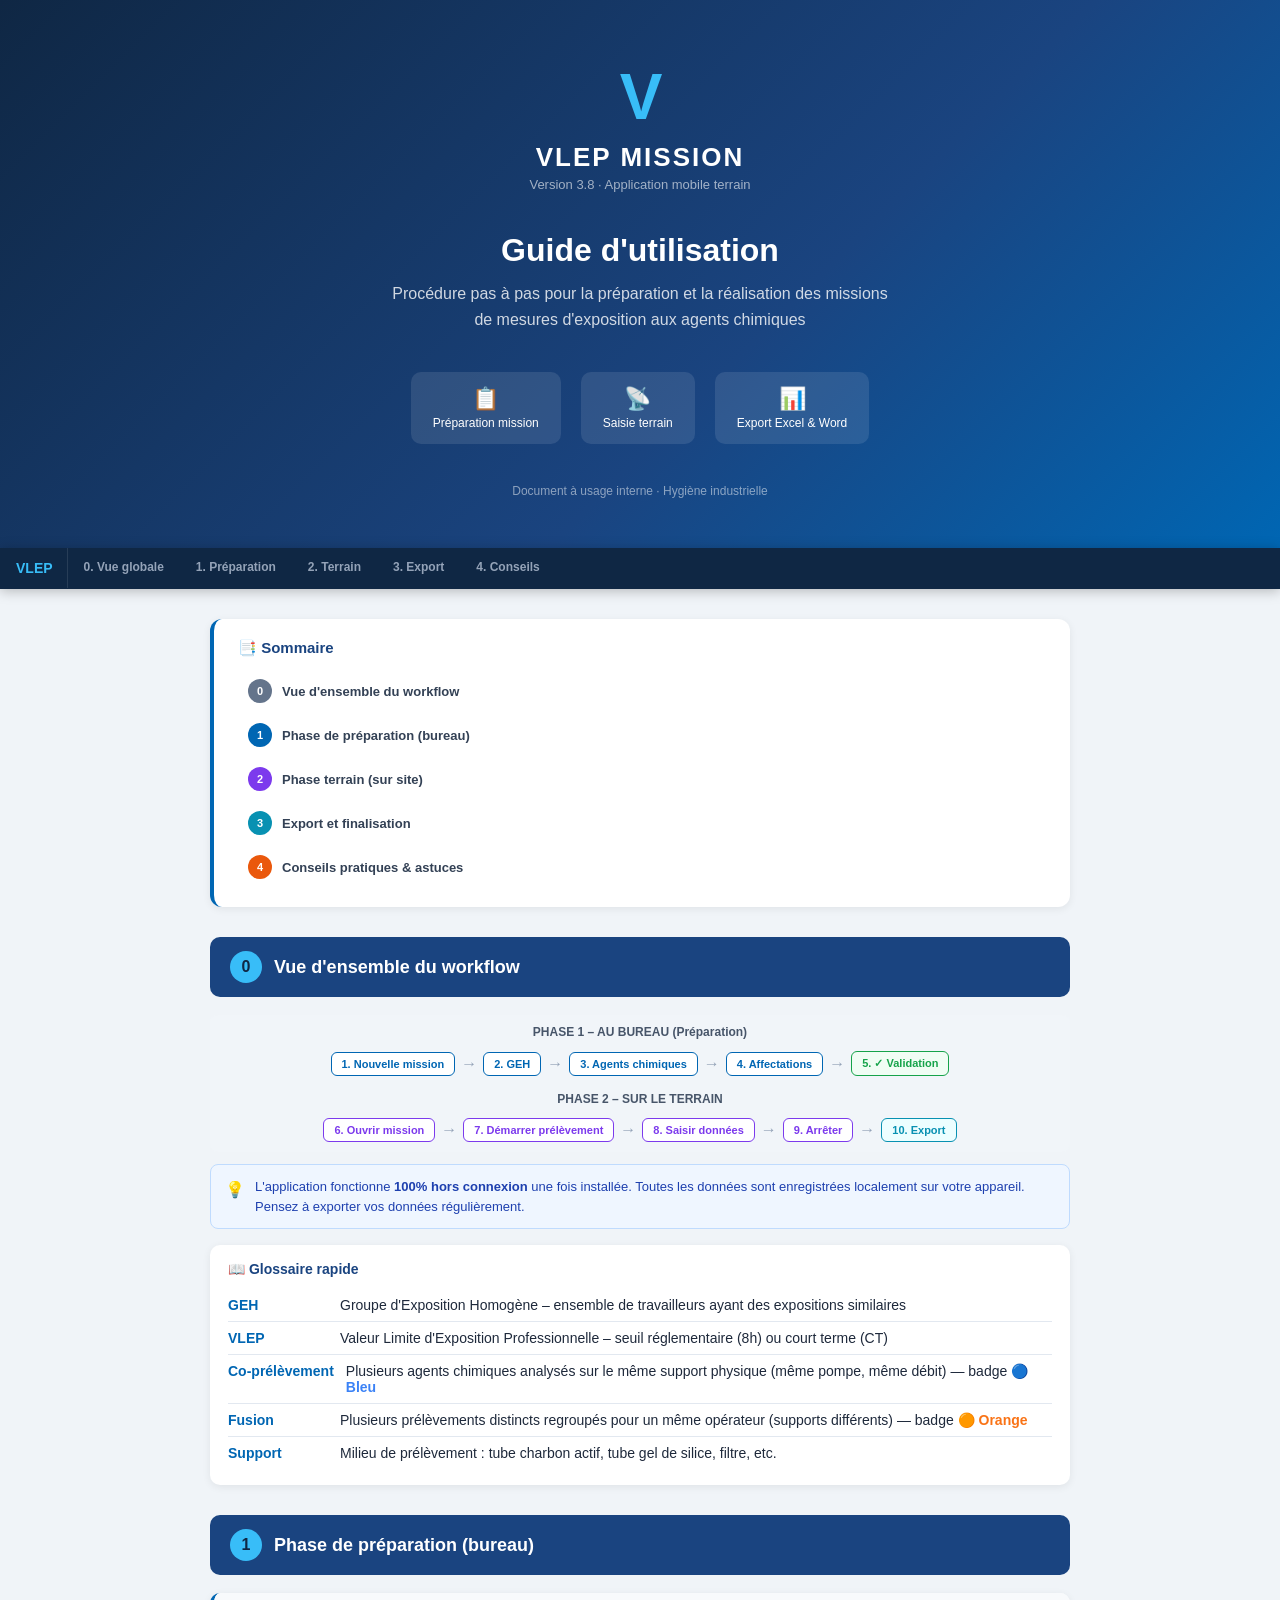
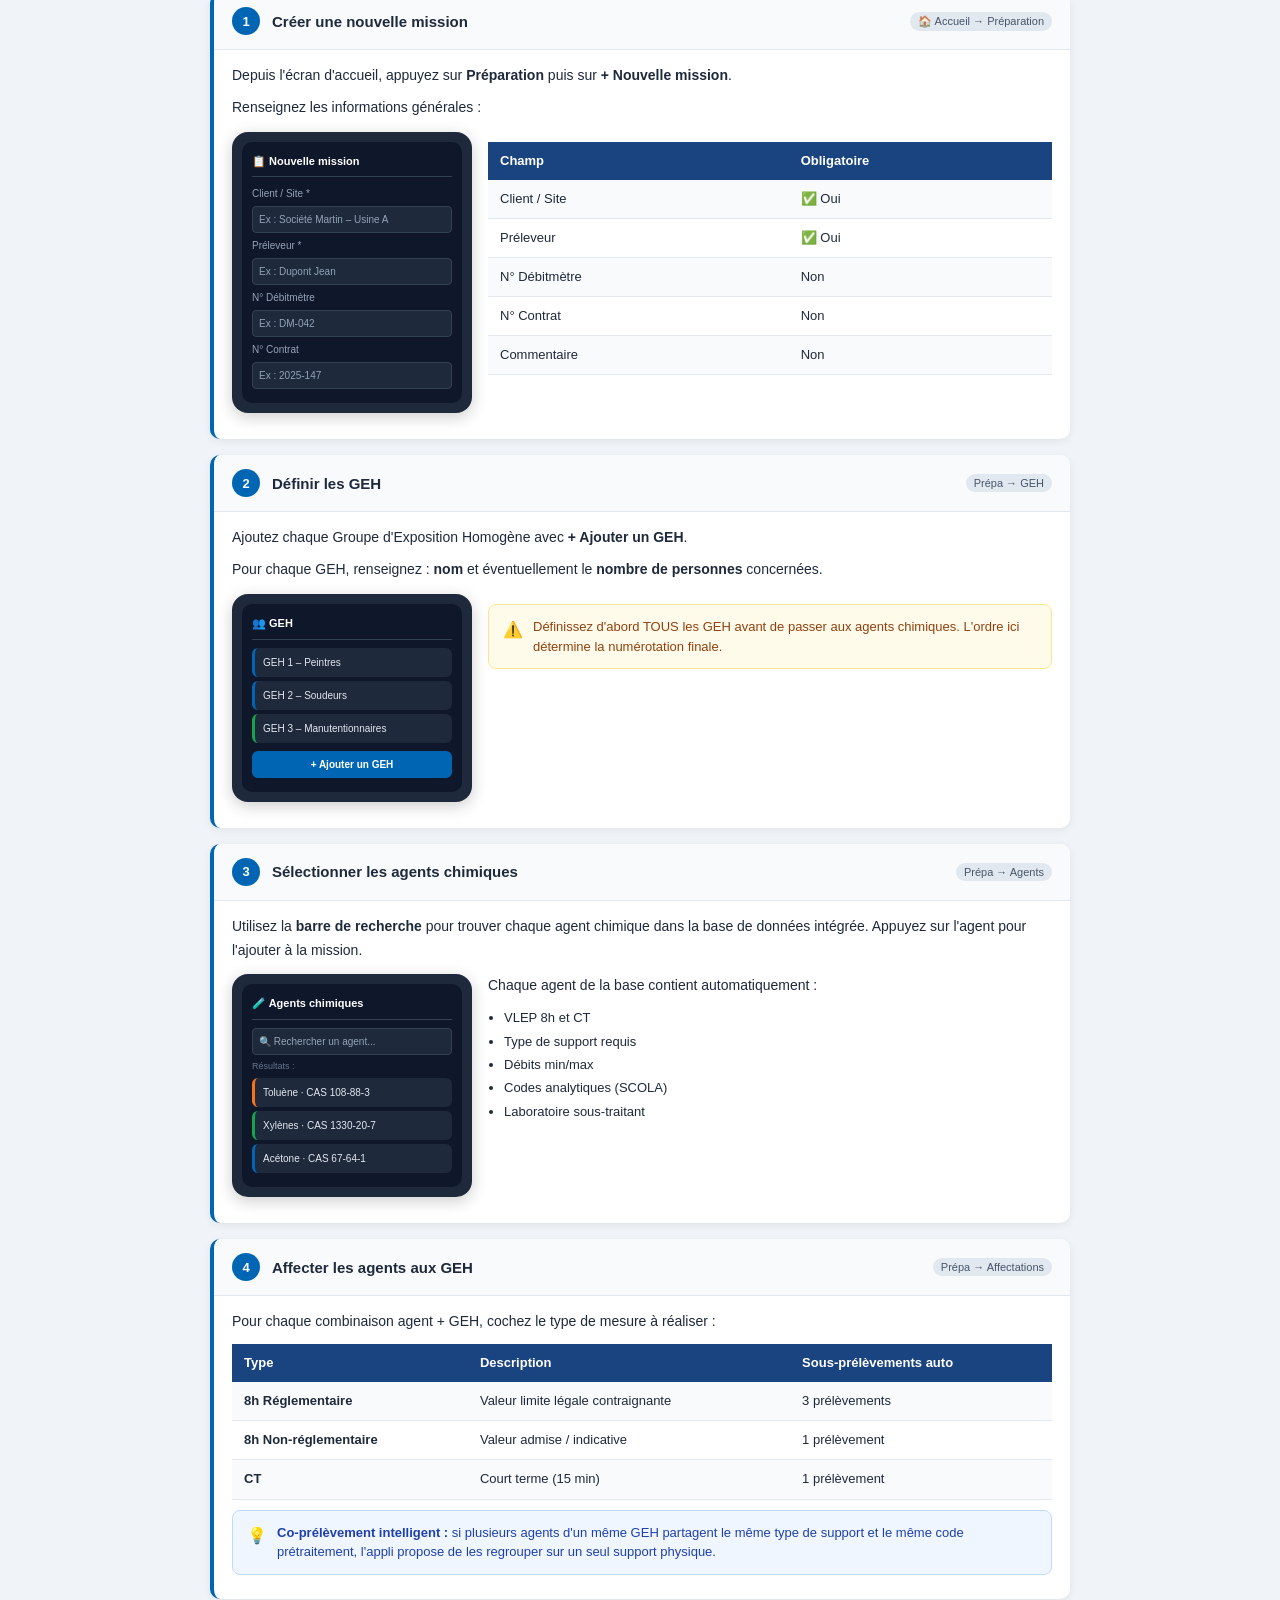
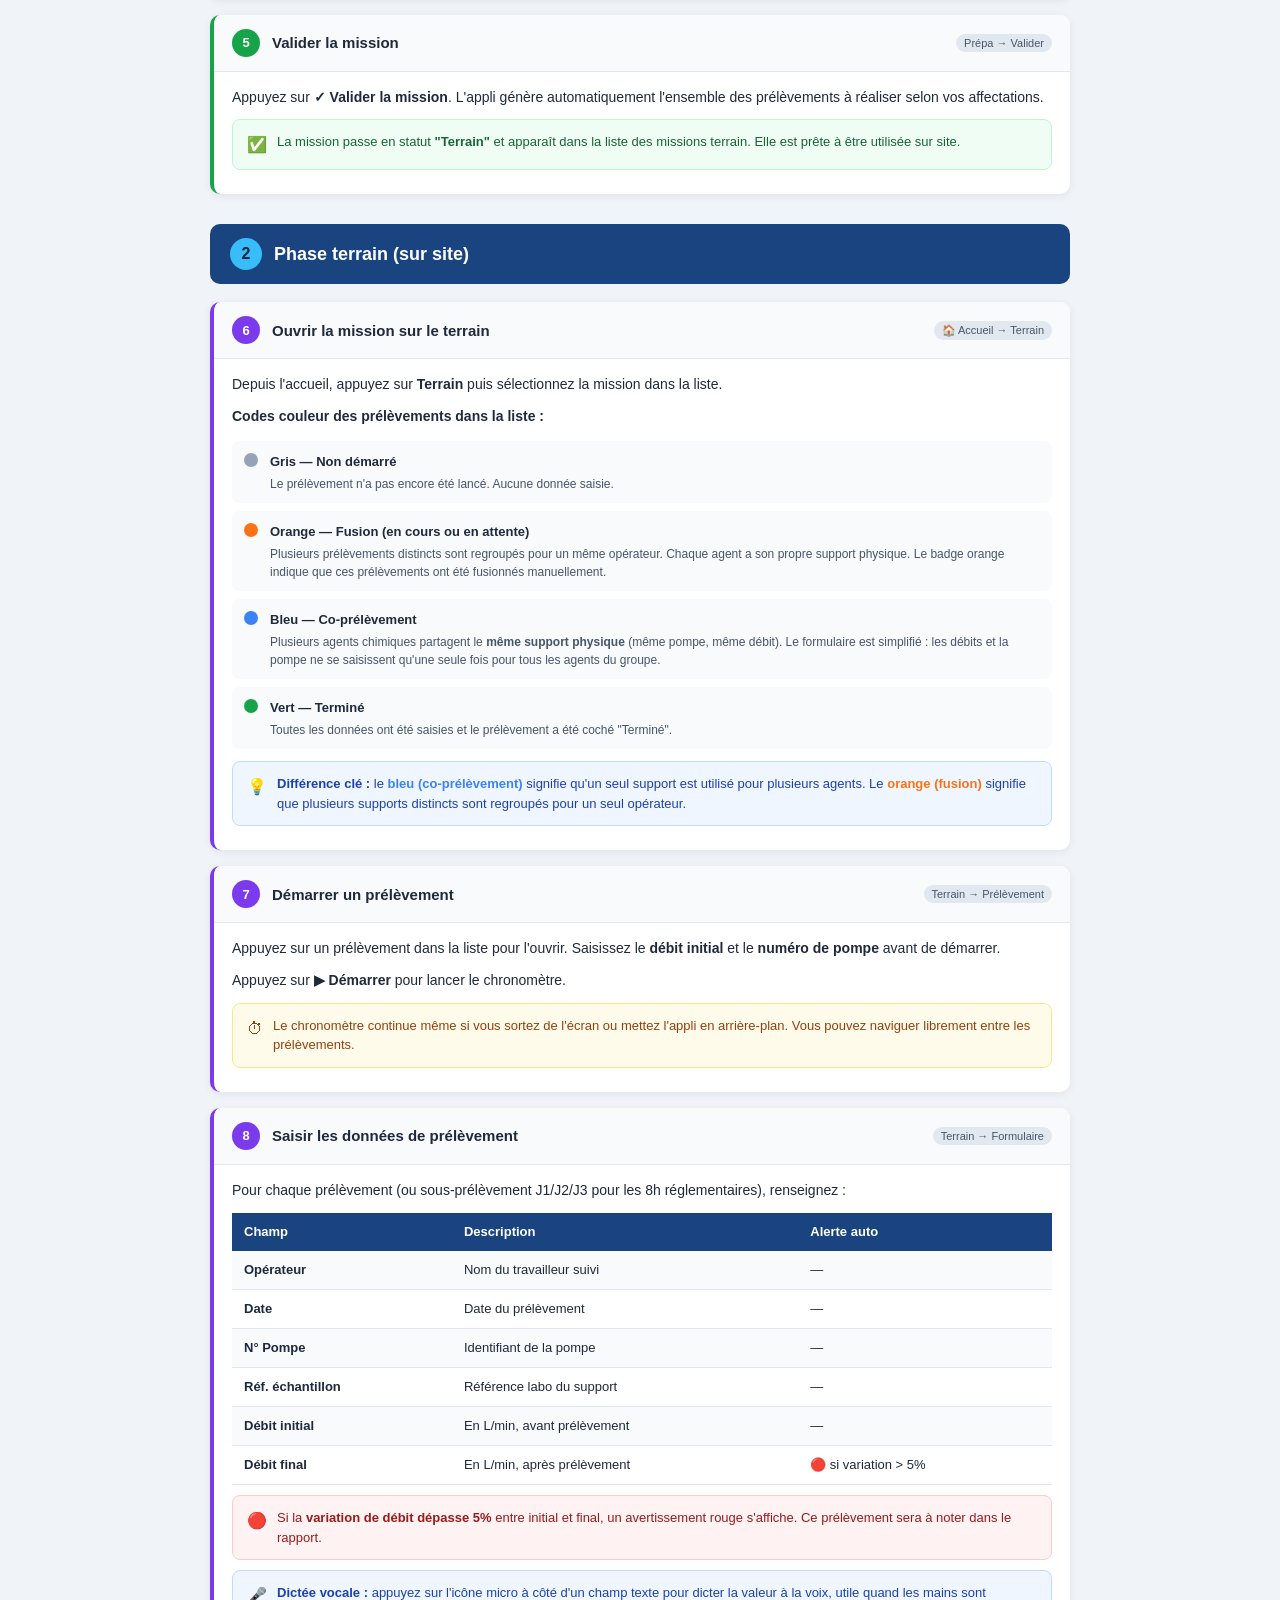
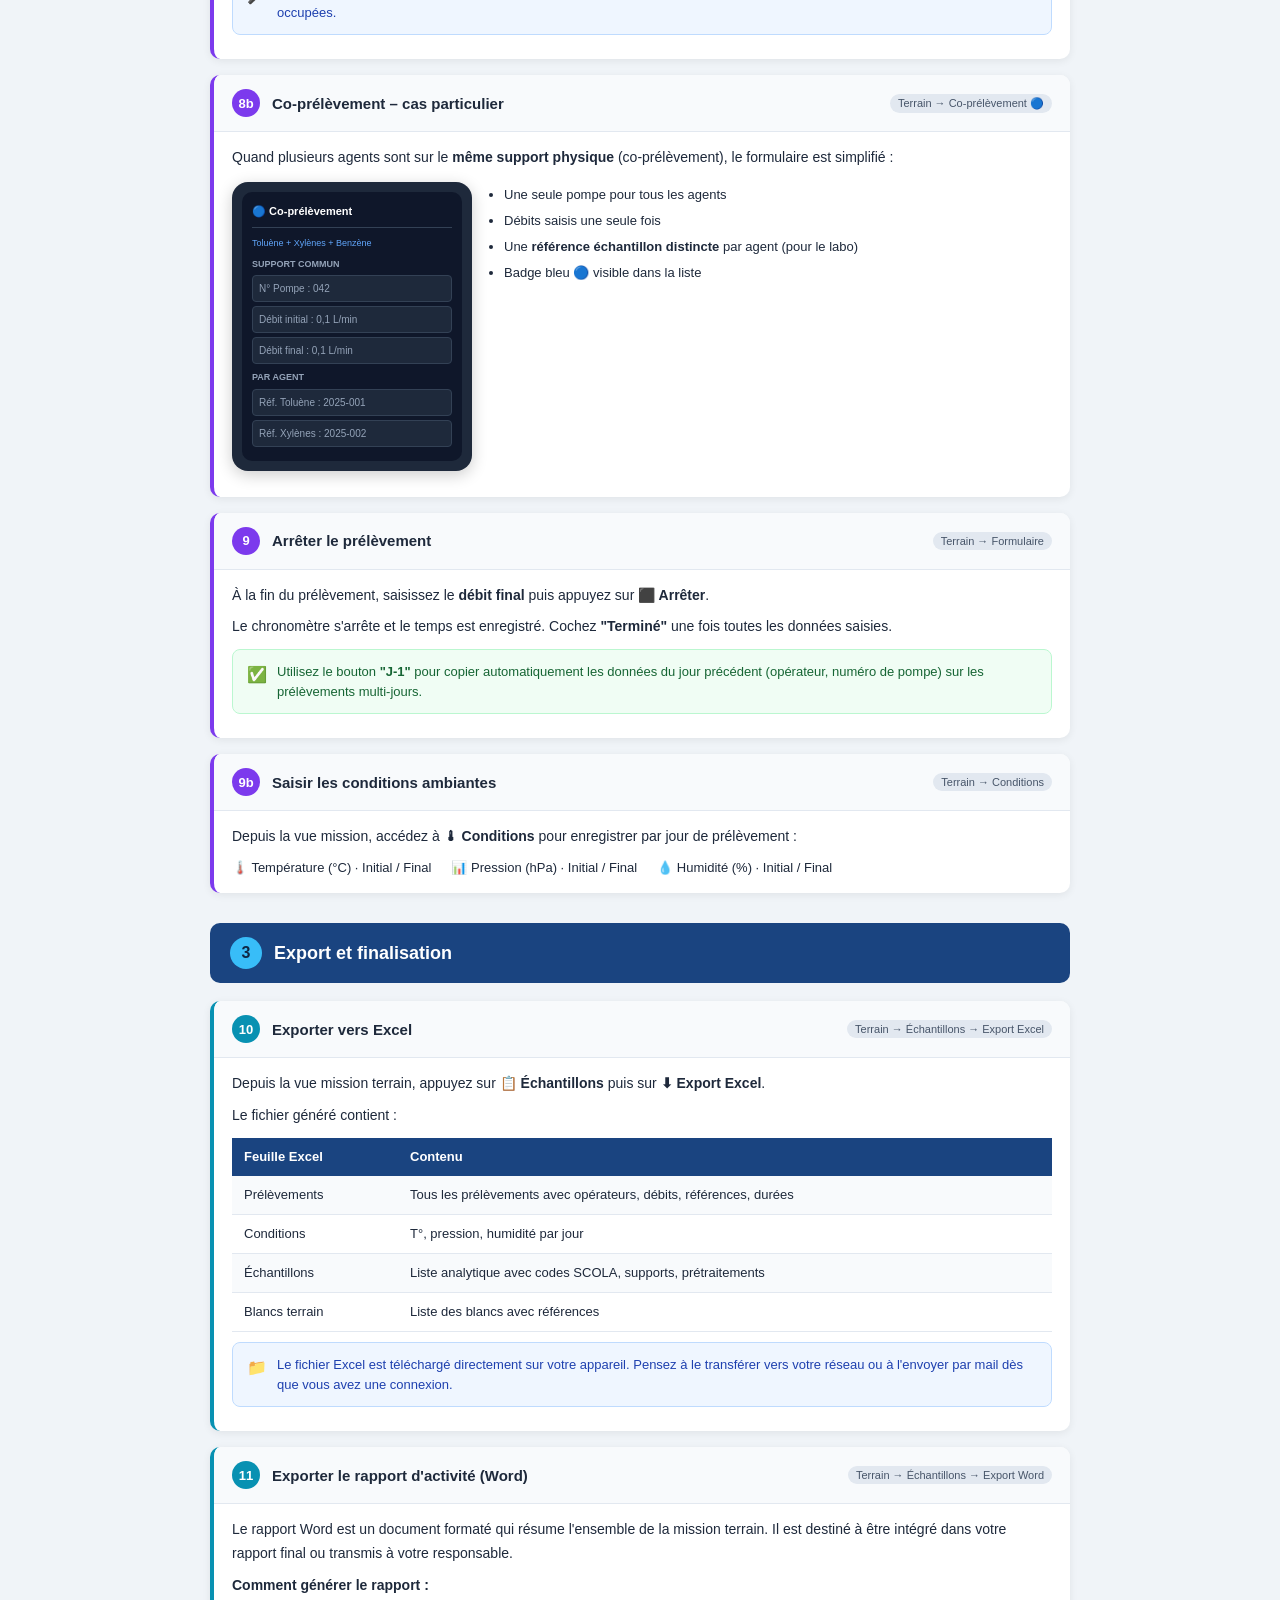
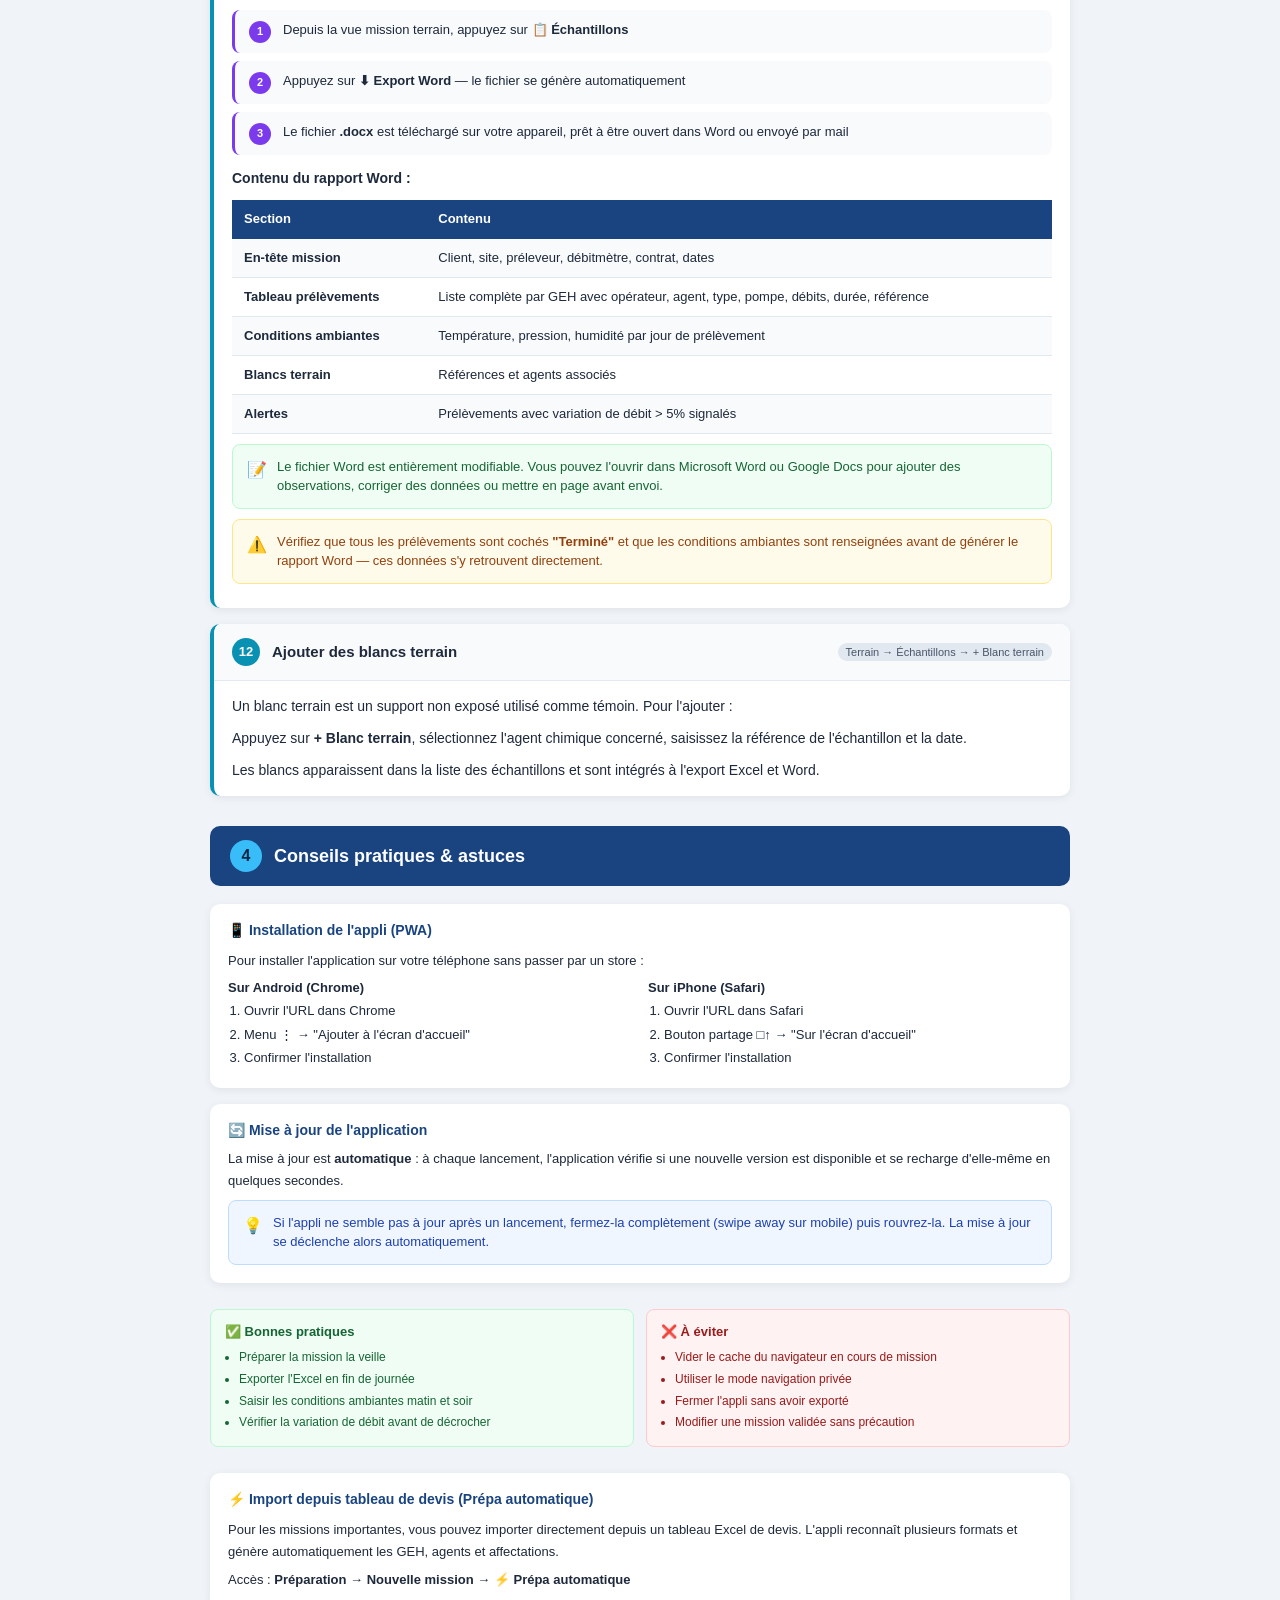
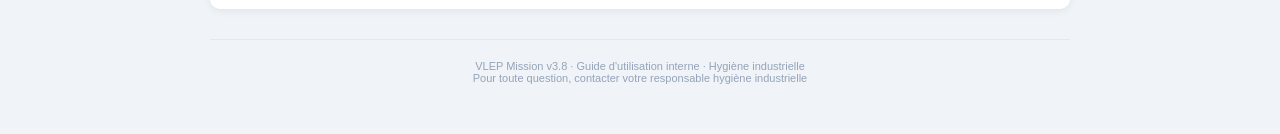
<file: procedure.html>
<!DOCTYPE html>
<html lang="fr">
<head>
<meta charset="UTF-8">
<meta name="viewport" content="width=device-width, initial-scale=1.0">
<title>Procédure VLEP Mission – Guide utilisateur</title>
<style>
  * { box-sizing: border-box; margin: 0; padding: 0; }
  body { font-family: 'Segoe UI', Arial, sans-serif; background: #f0f4f8; color: #1e293b; font-size: 14px; }

  /* COVER */
  .cover {
    background: linear-gradient(135deg, #0f2744 0%, #1a4480 60%, #0066b3 100%);
    color: white; text-align: center; padding: 60px 40px 50px;
  }
  .cover .logo { font-size: 64px; font-weight: 900; letter-spacing: -2px; color: #38bdf8; margin-bottom: 8px; }
  .cover .app-name { font-size: 26px; font-weight: 700; letter-spacing: 2px; margin-bottom: 4px; }
  .cover .version { font-size: 13px; opacity: 0.6; margin-bottom: 40px; }
  .cover h1 { font-size: 32px; font-weight: 800; margin-bottom: 12px; }
  .cover .subtitle { font-size: 16px; opacity: 0.8; max-width: 500px; margin: 0 auto 40px; line-height: 1.6; }
  .cover .meta { font-size: 12px; opacity: 0.5; margin-top: 40px; }

  /* STICKY NAV */
  .sticky-nav {
    position: sticky; top: 0; z-index: 999;
    background: #0f2744;
    box-shadow: 0 2px 12px rgba(0,0,0,0.25);
    display: flex; align-items: center; gap: 0;
    overflow-x: auto; -webkit-overflow-scrolling: touch;
  }
  .sticky-nav::-webkit-scrollbar { display: none; }
  .sticky-nav a {
    color: #94a3b8; text-decoration: none;
    padding: 12px 16px; font-size: 12px; font-weight: 600;
    white-space: nowrap; border-bottom: 3px solid transparent;
    transition: all 0.2s; flex-shrink: 0;
  }
  .sticky-nav a:hover { color: white; background: rgba(255,255,255,0.05); }
  .sticky-nav a.active { color: #38bdf8; border-bottom-color: #38bdf8; }
  .sticky-nav .nav-logo {
    color: #38bdf8; font-weight: 900; font-size: 14px;
    padding: 12px 14px 12px 16px; border-right: 1px solid rgba(255,255,255,0.1);
    flex-shrink: 0;
  }

  /* LAYOUT */
  .page { max-width: 900px; margin: 0 auto; padding: 30px 20px; }

  /* TOC */
  .toc {
    background: white; border-radius: 12px;
    box-shadow: 0 2px 8px rgba(0,0,0,0.07);
    padding: 20px 24px; margin-bottom: 30px;
    border-left: 4px solid #0066b3;
  }
  .toc-title {
    font-weight: 800; font-size: 15px; color: #1a4480;
    margin-bottom: 14px; display: flex; align-items: center; gap: 8px;
  }
  .toc-list { list-style: none; display: flex; flex-direction: column; gap: 4px; }
  .toc-list li a {
    display: flex; align-items: center; gap: 10px;
    padding: 8px 10px; border-radius: 7px;
    text-decoration: none; color: #334155;
    font-size: 13px; font-weight: 600;
    transition: all 0.2s;
  }
  .toc-list li a:hover { background: #eff6ff; color: #0066b3; }
  .toc-badge {
    width: 24px; height: 24px; border-radius: 50%;
    display: flex; align-items: center; justify-content: center;
    font-size: 11px; font-weight: 900; flex-shrink: 0; color: white;
  }
  .toc-badge.blue { background: #0066b3; }
  .toc-badge.green { background: #16a34a; }
  .toc-badge.purple { background: #7c3aed; }
  .toc-badge.teal { background: #0891b2; }
  .toc-badge.orange { background: #ea580c; }
  .toc-badge.gray { background: #64748b; }

  /* SECTION HEADER */
  .section-title {
    display: flex; align-items: center; gap: 12px;
    background: #1a4480; color: white;
    padding: 14px 20px; border-radius: 10px;
    font-size: 18px; font-weight: 700;
    margin: 30px 0 18px;
  }
  .section-title .num {
    background: #38bdf8; color: #0f2744;
    width: 32px; height: 32px; border-radius: 50%;
    display: flex; align-items: center; justify-content: center;
    font-size: 16px; font-weight: 900; flex-shrink: 0;
  }

  /* STEP */
  .step {
    background: white; border-radius: 10px;
    box-shadow: 0 2px 8px rgba(0,0,0,0.07);
    margin-bottom: 16px; overflow: hidden;
    border-left: 4px solid #0066b3;
  }
  .step.green { border-left-color: #16a34a; }
  .step.orange { border-left-color: #ea580c; }
  .step.blue { border-left-color: #0066b3; }
  .step.purple { border-left-color: #7c3aed; }
  .step.teal { border-left-color: #0891b2; }

  .step-header {
    display: flex; align-items: center; gap: 12px;
    padding: 14px 18px; background: #f8fafc;
    border-bottom: 1px solid #e2e8f0;
  }
  .step-num {
    background: #0066b3; color: white;
    width: 28px; height: 28px; border-radius: 50%;
    display: flex; align-items: center; justify-content: center;
    font-weight: 700; font-size: 13px; flex-shrink: 0;
  }
  .step.green .step-num { background: #16a34a; }
  .step.orange .step-num { background: #ea580c; }
  .step.purple .step-num { background: #7c3aed; }
  .step.teal .step-num { background: #0891b2; }

  .step-title { font-weight: 700; font-size: 15px; }
  .step-where { margin-left: auto; font-size: 11px; background: #e2e8f0; color: #475569; padding: 3px 8px; border-radius: 20px; white-space: nowrap; }

  .step-body { padding: 14px 18px; line-height: 1.7; }
  .step-body p { margin-bottom: 8px; }
  .step-body p:last-child { margin-bottom: 0; }

  /* MOCKUP PHONE */
  .mockup-row { display: flex; gap: 16px; flex-wrap: wrap; margin: 12px 0; }
  .mockup {
    background: #1e293b; border-radius: 16px; padding: 10px;
    flex: 1; min-width: 180px; max-width: 240px;
    box-shadow: 0 4px 16px rgba(0,0,0,0.2);
  }
  .mockup .screen {
    background: #0f172a; border-radius: 10px; overflow: hidden;
    min-height: 160px; padding: 10px;
  }
  .mockup .screen-title {
    color: white; font-size: 11px; font-weight: 700;
    border-bottom: 1px solid #334155; padding-bottom: 6px; margin-bottom: 8px;
    display: flex; align-items: center; gap: 6px;
  }
  .mockup .screen-label { color: #94a3b8; font-size: 10px; margin-bottom: 4px; }
  .mockup .screen-btn {
    background: #0066b3; color: white; border-radius: 6px;
    padding: 5px 8px; font-size: 10px; margin-bottom: 4px;
    display: block; text-align: center; font-weight: 600;
  }
  .mockup .screen-btn.green { background: #16a34a; }
  .mockup .screen-btn.gray { background: #334155; }
  .mockup .screen-btn.orange { background: #ea580c; }
  .mockup .screen-card {
    background: #1e293b; border-radius: 6px; padding: 6px 8px;
    margin-bottom: 4px; font-size: 10px; color: #e2e8f0;
    border-left: 3px solid #0066b3;
  }
  .mockup .screen-card.green { border-left-color: #16a34a; }
  .mockup .screen-card.orange { border-left-color: #f97316; }
  .mockup .screen-input {
    background: #1e293b; border: 1px solid #334155; border-radius: 4px;
    padding: 4px 6px; font-size: 10px; color: #94a3b8;
    margin-bottom: 4px; width: 100%;
  }
  .mockup .badge {
    display: inline-block; font-size: 9px; padding: 2px 5px;
    border-radius: 10px; margin-left: 4px;
  }
  .mockup .badge.blue { background: #1d4ed8; color: white; }
  .mockup .badge.green { background: #16a34a; color: white; }
  .mockup .badge.orange { background: #ea580c; color: white; }

  /* COLOR LEGEND */
  .color-legend {
    display: flex; flex-direction: column; gap: 8px; margin: 12px 0;
  }
  .color-legend-item {
    display: flex; align-items: flex-start; gap: 12px;
    background: #f8fafc; border-radius: 8px; padding: 10px 12px;
  }
  .color-dot {
    width: 14px; height: 14px; border-radius: 50%;
    flex-shrink: 0; margin-top: 2px;
  }
  .color-dot.blue { background: #3b82f6; }
  .color-dot.orange { background: #f97316; }
  .color-dot.gray { background: #94a3b8; }
  .color-dot.green { background: #16a34a; }
  .color-legend-label { font-weight: 700; font-size: 13px; color: #1e293b; }
  .color-legend-desc { font-size: 12px; color: #475569; margin-top: 2px; line-height: 1.5; }

  /* TIPS */
  .tip {
    border-radius: 8px; padding: 12px 14px; margin: 10px 0;
    display: flex; gap: 10px; align-items: flex-start;
    font-size: 13px; line-height: 1.5;
  }
  .tip.info { background: #eff6ff; border: 1px solid #bfdbfe; color: #1e40af; }
  .tip.warning { background: #fffbeb; border: 1px solid #fde68a; color: #92400e; }
  .tip.success { background: #f0fdf4; border: 1px solid #bbf7d0; color: #166534; }
  .tip.danger { background: #fef2f2; border: 1px solid #fecaca; color: #991b1b; }
  .tip .icon { font-size: 16px; flex-shrink: 0; margin-top: 1px; }

  /* FLOW ARROWS */
  .flow {
    display: flex; align-items: center; gap: 6px;
    flex-wrap: wrap; margin: 12px 0; padding: 10px 14px;
    background: #f1f5f9; border-radius: 8px;
  }
  .flow-step {
    background: white; border: 1.5px solid #cbd5e1;
    border-radius: 6px; padding: 5px 10px;
    font-size: 11px; font-weight: 600; color: #334155;
    white-space: nowrap;
  }
  .flow-arrow { color: #94a3b8; font-size: 16px; }

  /* TABLE */
  table { width: 100%; border-collapse: collapse; margin: 10px 0; font-size: 13px; }
  th { background: #1a4480; color: white; padding: 8px 12px; text-align: left; }
  td { padding: 8px 12px; border-bottom: 1px solid #e2e8f0; }
  tr:nth-child(even) td { background: #f8fafc; }

  /* GLOSSARY */
  .glossary-item { padding: 8px 0; border-bottom: 1px solid #e2e8f0; display: flex; gap: 12px; }
  .glossary-term { font-weight: 700; color: #0066b3; min-width: 100px; flex-shrink: 0; }

  /* WORD EXPORT STEPS */
  .word-steps { display: flex; flex-direction: column; gap: 8px; margin: 12px 0; }
  .word-step {
    display: flex; align-items: flex-start; gap: 12px;
    background: #f8fafc; border-radius: 8px; padding: 10px 14px;
    border-left: 3px solid #7c3aed;
  }
  .word-step-num {
    background: #7c3aed; color: white;
    width: 22px; height: 22px; border-radius: 50%;
    display: flex; align-items: center; justify-content: center;
    font-size: 11px; font-weight: 700; flex-shrink: 0; margin-top: 1px;
  }
  .word-step-content { font-size: 13px; line-height: 1.6; }
  .word-step-content strong { color: #1e293b; }

  /* BACK TO TOP */
  #back-to-top {
    position: fixed; bottom: 24px; right: 20px;
    background: #0066b3; color: white;
    width: 44px; height: 44px; border-radius: 50%;
    display: flex; align-items: center; justify-content: center;
    font-size: 20px; cursor: pointer; z-index: 1000;
    box-shadow: 0 4px 16px rgba(0,102,179,0.4);
    opacity: 0; transition: opacity 0.3s;
    text-decoration: none;
    border: none;
  }
  #back-to-top.visible { opacity: 1; }

  /* PRINT */
  @media print {
    body { background: white; }
    .page { padding: 15px; }
    .sticky-nav { display: none; }
    #back-to-top { display: none; }
  }

  @media (max-width: 600px) {
    .cover { padding: 40px 20px 30px; }
    .cover h1 { font-size: 24px; }
    .cover .logo { font-size: 48px; }
    .mockup { min-width: 140px; max-width: 180px; }
  }
</style>
</head>
<body>

<!-- BACK TO TOP BUTTON -->
<button id="back-to-top" title="Retour en haut" onclick="window.scrollTo({top:0,behavior:'smooth'})">↑</button>

<!-- COVER -->
<div class="cover" id="top">
  <div class="logo">V</div>
  <div class="app-name">VLEP MISSION</div>
  <div class="version">Version 3.8 · Application mobile terrain</div>
  <h1>Guide d'utilisation</h1>
  <div class="subtitle">Procédure pas à pas pour la préparation et la réalisation des missions de mesures d'exposition aux agents chimiques</div>
  <div style="display:flex;justify-content:center;gap:20px;flex-wrap:wrap;margin-top:30px;">
    <div style="background:rgba(255,255,255,0.1);border-radius:10px;padding:14px 22px;">
      <div style="font-size:22px;margin-bottom:4px;">📋</div>
      <div style="font-size:12px;">Préparation mission</div>
    </div>
    <div style="background:rgba(255,255,255,0.1);border-radius:10px;padding:14px 22px;">
      <div style="font-size:22px;margin-bottom:4px;">📡</div>
      <div style="font-size:12px;">Saisie terrain</div>
    </div>
    <div style="background:rgba(255,255,255,0.1);border-radius:10px;padding:14px 22px;">
      <div style="font-size:22px;margin-bottom:4px;">📊</div>
      <div style="font-size:12px;">Export Excel & Word</div>
    </div>
  </div>
  <div class="meta">Document à usage interne · Hygiène industrielle</div>
</div>

<!-- STICKY NAVIGATION -->
<nav class="sticky-nav" id="sticky-nav">
  <div class="nav-logo">VLEP</div>
  <a href="#overview">0. Vue globale</a>
  <a href="#section1">1. Préparation</a>
  <a href="#section2">2. Terrain</a>
  <a href="#section3">3. Export</a>
  <a href="#section4">4. Conseils</a>
</nav>

<!-- PAGE PRINCIPALE -->
<div class="page">

  <!-- SOMMAIRE -->
  <div class="toc">
    <div class="toc-title">📑 Sommaire</div>
    <ul class="toc-list">
      <li><a href="#overview"><span class="toc-badge gray">0</span>Vue d'ensemble du workflow</a></li>
      <li><a href="#section1"><span class="toc-badge blue">1</span>Phase de préparation (bureau)</a></li>
      <li><a href="#section2"><span class="toc-badge purple">2</span>Phase terrain (sur site)</a></li>
      <li><a href="#section3"><span class="toc-badge teal">3</span>Export et finalisation</a></li>
      <li><a href="#section4"><span class="toc-badge orange">4</span>Conseils pratiques & astuces</a></li>
    </ul>
  </div>

  <!-- ======================== -->
  <!-- SECTION 0 : VUE GLOBALE -->
  <!-- ======================== -->
  <div id="overview" class="section-title" style="margin-top:0;">
    <div class="num">0</div>
    Vue d'ensemble du workflow
  </div>

  <div class="flow" style="flex-direction:column;gap:8px;">
    <div style="font-size:12px;font-weight:700;color:#475569;margin-bottom:4px;">PHASE 1 – AU BUREAU (Préparation)</div>
    <div style="display:flex;align-items:center;gap:6px;flex-wrap:wrap;">
      <div class="flow-step" style="border-color:#0066b3;color:#0066b3;">1. Nouvelle mission</div>
      <div class="flow-arrow">→</div>
      <div class="flow-step" style="border-color:#0066b3;color:#0066b3;">2. GEH</div>
      <div class="flow-arrow">→</div>
      <div class="flow-step" style="border-color:#0066b3;color:#0066b3;">3. Agents chimiques</div>
      <div class="flow-arrow">→</div>
      <div class="flow-step" style="border-color:#0066b3;color:#0066b3;">4. Affectations</div>
      <div class="flow-arrow">→</div>
      <div class="flow-step" style="border-color:#16a34a;color:#16a34a;background:#f0fdf4;">5. ✓ Validation</div>
    </div>
    <div style="font-size:12px;font-weight:700;color:#475569;margin:8px 0 4px;">PHASE 2 – SUR LE TERRAIN</div>
    <div style="display:flex;align-items:center;gap:6px;flex-wrap:wrap;">
      <div class="flow-step" style="border-color:#7c3aed;color:#7c3aed;">6. Ouvrir mission</div>
      <div class="flow-arrow">→</div>
      <div class="flow-step" style="border-color:#7c3aed;color:#7c3aed;">7. Démarrer prélèvement</div>
      <div class="flow-arrow">→</div>
      <div class="flow-step" style="border-color:#7c3aed;color:#7c3aed;">8. Saisir données</div>
      <div class="flow-arrow">→</div>
      <div class="flow-step" style="border-color:#7c3aed;color:#7c3aed;">9. Arrêter</div>
      <div class="flow-arrow">→</div>
      <div class="flow-step" style="border-color:#0891b2;color:#0891b2;background:#ecfeff;">10. Export</div>
    </div>
  </div>

  <div class="tip info">
    <div class="icon">💡</div>
    <div>L'application fonctionne <strong>100% hors connexion</strong> une fois installée. Toutes les données sont enregistrées localement sur votre appareil. Pensez à exporter vos données régulièrement.</div>
  </div>

  <!-- GLOSSAIRE -->
  <div style="background:white;border-radius:10px;padding:16px 18px;box-shadow:0 2px 8px rgba(0,0,0,0.07);margin-top:16px;">
    <div style="font-weight:700;font-size:14px;color:#1a4480;margin-bottom:12px;">📖 Glossaire rapide</div>
    <div class="glossary-item">
      <div class="glossary-term">GEH</div>
      <div>Groupe d'Exposition Homogène – ensemble de travailleurs ayant des expositions similaires</div>
    </div>
    <div class="glossary-item">
      <div class="glossary-term">VLEP</div>
      <div>Valeur Limite d'Exposition Professionnelle – seuil réglementaire (8h) ou court terme (CT)</div>
    </div>
    <div class="glossary-item">
      <div class="glossary-term">Co-prélèvement</div>
      <div>Plusieurs agents chimiques analysés sur le même support physique (même pompe, même débit) — badge <strong style="color:#3b82f6;">🔵 Bleu</strong></div>
    </div>
    <div class="glossary-item">
      <div class="glossary-term">Fusion</div>
      <div>Plusieurs prélèvements distincts regroupés pour un même opérateur (supports différents) — badge <strong style="color:#f97316;">🟠 Orange</strong></div>
    </div>
    <div class="glossary-item" style="border:none;">
      <div class="glossary-term">Support</div>
      <div>Milieu de prélèvement : tube charbon actif, tube gel de silice, filtre, etc.</div>
    </div>
  </div>

  <!-- ======================== -->
  <!-- SECTION 1 : PRÉPARATION -->
  <!-- ======================== -->

  <div id="section1" class="section-title">
    <div class="num">1</div>
    Phase de préparation (bureau)
  </div>

  <div class="step blue">
    <div class="step-header">
      <div class="step-num">1</div>
      <div class="step-title">Créer une nouvelle mission</div>
      <div class="step-where">🏠 Accueil → Préparation</div>
    </div>
    <div class="step-body">
      <p>Depuis l'écran d'accueil, appuyez sur <strong>Préparation</strong> puis sur <strong>+ Nouvelle mission</strong>.</p>
      <p>Renseignez les informations générales :</p>
      <div class="mockup-row">
        <div class="mockup">
          <div class="screen">
            <div class="screen-title">📋 Nouvelle mission</div>
            <div class="screen-label">Client / Site *</div>
            <div class="screen-input">Ex : Société Martin – Usine A</div>
            <div class="screen-label">Préleveur *</div>
            <div class="screen-input">Ex : Dupont Jean</div>
            <div class="screen-label">N° Débitmètre</div>
            <div class="screen-input">Ex : DM-042</div>
            <div class="screen-label">N° Contrat</div>
            <div class="screen-input">Ex : 2025-147</div>
          </div>
        </div>
        <div style="flex:1;min-width:200px;">
          <table>
            <tr><th>Champ</th><th>Obligatoire</th></tr>
            <tr><td>Client / Site</td><td>✅ Oui</td></tr>
            <tr><td>Préleveur</td><td>✅ Oui</td></tr>
            <tr><td>N° Débitmètre</td><td>Non</td></tr>
            <tr><td>N° Contrat</td><td>Non</td></tr>
            <tr><td>Commentaire</td><td>Non</td></tr>
          </table>
        </div>
      </div>
    </div>
  </div>

  <div class="step blue">
    <div class="step-header">
      <div class="step-num">2</div>
      <div class="step-title">Définir les GEH</div>
      <div class="step-where">Prépa → GEH</div>
    </div>
    <div class="step-body">
      <p>Ajoutez chaque Groupe d'Exposition Homogène avec <strong>+ Ajouter un GEH</strong>.</p>
      <p>Pour chaque GEH, renseignez : <strong>nom</strong> et éventuellement le <strong>nombre de personnes</strong> concernées.</p>
      <div class="mockup-row">
        <div class="mockup">
          <div class="screen">
            <div class="screen-title">👥 GEH</div>
            <div class="screen-card">GEH 1 – Peintres</div>
            <div class="screen-card">GEH 2 – Soudeurs</div>
            <div class="screen-card green">GEH 3 – Manutentionnaires</div>
            <div class="screen-btn" style="margin-top:8px;">+ Ajouter un GEH</div>
          </div>
        </div>
        <div style="flex:1;min-width:200px;">
          <div class="tip warning">
            <div class="icon">⚠️</div>
            <div>Définissez d'abord TOUS les GEH avant de passer aux agents chimiques. L'ordre ici détermine la numérotation finale.</div>
          </div>
        </div>
      </div>
    </div>
  </div>

  <div class="step blue">
    <div class="step-header">
      <div class="step-num">3</div>
      <div class="step-title">Sélectionner les agents chimiques</div>
      <div class="step-where">Prépa → Agents</div>
    </div>
    <div class="step-body">
      <p>Utilisez la <strong>barre de recherche</strong> pour trouver chaque agent chimique dans la base de données intégrée. Appuyez sur l'agent pour l'ajouter à la mission.</p>
      <div class="mockup-row">
        <div class="mockup">
          <div class="screen">
            <div class="screen-title">🧪 Agents chimiques</div>
            <div class="screen-input">🔍 Rechercher un agent...</div>
            <div style="font-size:9px;color:#64748b;margin:4px 0;">Résultats :</div>
            <div class="screen-card" style="border-left-color:#f97316;">Toluène · CAS 108-88-3</div>
            <div class="screen-card" style="border-left-color:#16a34a;">Xylènes · CAS 1330-20-7</div>
            <div class="screen-card" style="border-left-color:#0066b3;">Acétone · CAS 67-64-1</div>
          </div>
        </div>
        <div style="flex:1;min-width:200px;">
          <p>Chaque agent de la base contient automatiquement :</p>
          <ul style="padding-left:16px;margin-top:6px;line-height:1.8;font-size:13px;">
            <li>VLEP 8h et CT</li>
            <li>Type de support requis</li>
            <li>Débits min/max</li>
            <li>Codes analytiques (SCOLA)</li>
            <li>Laboratoire sous-traitant</li>
          </ul>
        </div>
      </div>
    </div>
  </div>

  <div class="step blue">
    <div class="step-header">
      <div class="step-num">4</div>
      <div class="step-title">Affecter les agents aux GEH</div>
      <div class="step-where">Prépa → Affectations</div>
    </div>
    <div class="step-body">
      <p>Pour chaque combinaison agent + GEH, cochez le type de mesure à réaliser :</p>
      <table>
        <tr><th>Type</th><th>Description</th><th>Sous-prélèvements auto</th></tr>
        <tr><td><strong>8h Réglementaire</strong></td><td>Valeur limite légale contraignante</td><td>3 prélèvements</td></tr>
        <tr><td><strong>8h Non-réglementaire</strong></td><td>Valeur admise / indicative</td><td>1 prélèvement</td></tr>
        <tr><td><strong>CT</strong></td><td>Court terme (15 min)</td><td>1 prélèvement</td></tr>
      </table>
      <div class="tip info">
        <div class="icon">💡</div>
        <div><strong>Co-prélèvement intelligent :</strong> si plusieurs agents d'un même GEH partagent le même type de support et le même code prétraitement, l'appli propose de les regrouper sur un seul support physique.</div>
      </div>
    </div>
  </div>

  <div class="step green">
    <div class="step-header">
      <div class="step-num">5</div>
      <div class="step-title">Valider la mission</div>
      <div class="step-where">Prépa → Valider</div>
    </div>
    <div class="step-body">
      <p>Appuyez sur <strong>✓ Valider la mission</strong>. L'appli génère automatiquement l'ensemble des prélèvements à réaliser selon vos affectations.</p>
      <div class="tip success">
        <div class="icon">✅</div>
        <div>La mission passe en statut <strong>"Terrain"</strong> et apparaît dans la liste des missions terrain. Elle est prête à être utilisée sur site.</div>
      </div>
    </div>
  </div>

  <!-- ======================== -->
  <!-- SECTION 2 : TERRAIN -->
  <!-- ======================== -->

  <div id="section2" class="section-title">
    <div class="num">2</div>
    Phase terrain (sur site)
  </div>

  <div class="step purple">
    <div class="step-header">
      <div class="step-num">6</div>
      <div class="step-title">Ouvrir la mission sur le terrain</div>
      <div class="step-where">🏠 Accueil → Terrain</div>
    </div>
    <div class="step-body">
      <p>Depuis l'accueil, appuyez sur <strong>Terrain</strong> puis sélectionnez la mission dans la liste.</p>
      <p><strong>Codes couleur des prélèvements dans la liste :</strong></p>
      <div class="color-legend">
        <div class="color-legend-item">
          <div class="color-dot gray"></div>
          <div>
            <div class="color-legend-label">Gris — Non démarré</div>
            <div class="color-legend-desc">Le prélèvement n'a pas encore été lancé. Aucune donnée saisie.</div>
          </div>
        </div>
        <div class="color-legend-item">
          <div class="color-dot orange"></div>
          <div>
            <div class="color-legend-label">Orange — Fusion (en cours ou en attente)</div>
            <div class="color-legend-desc">Plusieurs prélèvements distincts sont regroupés pour un même opérateur. Chaque agent a son propre support physique. Le badge orange indique que ces prélèvements ont été fusionnés manuellement.</div>
          </div>
        </div>
        <div class="color-legend-item">
          <div class="color-dot blue"></div>
          <div>
            <div class="color-legend-label">Bleu — Co-prélèvement</div>
            <div class="color-legend-desc">Plusieurs agents chimiques partagent le <strong>même support physique</strong> (même pompe, même débit). Le formulaire est simplifié : les débits et la pompe ne se saisissent qu'une seule fois pour tous les agents du groupe.</div>
          </div>
        </div>
        <div class="color-legend-item">
          <div class="color-dot green"></div>
          <div>
            <div class="color-legend-label">Vert — Terminé</div>
            <div class="color-legend-desc">Toutes les données ont été saisies et le prélèvement a été coché "Terminé".</div>
          </div>
        </div>
      </div>
      <div class="tip info">
        <div class="icon">💡</div>
        <div><strong>Différence clé :</strong> le <span style="color:#3b82f6;font-weight:700;">bleu (co-prélèvement)</span> signifie qu'un seul support est utilisé pour plusieurs agents. Le <span style="color:#f97316;font-weight:700;">orange (fusion)</span> signifie que plusieurs supports distincts sont regroupés pour un seul opérateur.</div>
      </div>
    </div>
  </div>

  <div class="step purple">
    <div class="step-header">
      <div class="step-num">7</div>
      <div class="step-title">Démarrer un prélèvement</div>
      <div class="step-where">Terrain → Prélèvement</div>
    </div>
    <div class="step-body">
      <p>Appuyez sur un prélèvement dans la liste pour l'ouvrir. Saisissez le <strong>débit initial</strong> et le <strong>numéro de pompe</strong> avant de démarrer.</p>
      <p>Appuyez sur <strong>▶ Démarrer</strong> pour lancer le chronomètre.</p>
      <div class="tip warning">
        <div class="icon">⏱</div>
        <div>Le chronomètre continue même si vous sortez de l'écran ou mettez l'appli en arrière-plan. Vous pouvez naviguer librement entre les prélèvements.</div>
      </div>
    </div>
  </div>

  <div class="step purple">
    <div class="step-header">
      <div class="step-num">8</div>
      <div class="step-title">Saisir les données de prélèvement</div>
      <div class="step-where">Terrain → Formulaire</div>
    </div>
    <div class="step-body">
      <p>Pour chaque prélèvement (ou sous-prélèvement J1/J2/J3 pour les 8h réglementaires), renseignez :</p>
      <table>
        <tr><th>Champ</th><th>Description</th><th>Alerte auto</th></tr>
        <tr><td><strong>Opérateur</strong></td><td>Nom du travailleur suivi</td><td>—</td></tr>
        <tr><td><strong>Date</strong></td><td>Date du prélèvement</td><td>—</td></tr>
        <tr><td><strong>N° Pompe</strong></td><td>Identifiant de la pompe</td><td>—</td></tr>
        <tr><td><strong>Réf. échantillon</strong></td><td>Référence labo du support</td><td>—</td></tr>
        <tr><td><strong>Débit initial</strong></td><td>En L/min, avant prélèvement</td><td>—</td></tr>
        <tr><td><strong>Débit final</strong></td><td>En L/min, après prélèvement</td><td>🔴 si variation &gt; 5%</td></tr>
      </table>
      <div class="tip danger">
        <div class="icon">🔴</div>
        <div>Si la <strong>variation de débit dépasse 5%</strong> entre initial et final, un avertissement rouge s'affiche. Ce prélèvement sera à noter dans le rapport.</div>
      </div>
      <div class="tip info">
        <div class="icon">🎤</div>
        <div><strong>Dictée vocale :</strong> appuyez sur l'icône micro à côté d'un champ texte pour dicter la valeur à la voix, utile quand les mains sont occupées.</div>
      </div>
    </div>
  </div>

  <div class="step purple">
    <div class="step-header">
      <div class="step-num">8b</div>
      <div class="step-title">Co-prélèvement – cas particulier</div>
      <div class="step-where">Terrain → Co-prélèvement 🔵</div>
    </div>
    <div class="step-body">
      <p>Quand plusieurs agents sont sur le <strong>même support physique</strong> (co-prélèvement), le formulaire est simplifié :</p>
      <div class="mockup-row">
        <div class="mockup">
          <div class="screen">
            <div class="screen-title">🔵 Co-prélèvement</div>
            <div style="font-size:9px;color:#60a5fa;margin-bottom:6px;">Toluène + Xylènes + Benzène</div>
            <div style="font-size:9px;font-weight:700;color:#94a3b8;margin-bottom:3px;">SUPPORT COMMUN</div>
            <div class="screen-input">N° Pompe : 042</div>
            <div class="screen-input">Débit initial : 0,1 L/min</div>
            <div class="screen-input">Débit final : 0,1 L/min</div>
            <div style="font-size:9px;font-weight:700;color:#94a3b8;margin:6px 0 3px;">PAR AGENT</div>
            <div class="screen-input">Réf. Toluène : 2025-001</div>
            <div class="screen-input">Réf. Xylènes : 2025-002</div>
          </div>
        </div>
        <div style="flex:1;min-width:200px;">
          <ul style="padding-left:16px;line-height:2;font-size:13px;">
            <li>Une seule pompe pour tous les agents</li>
            <li>Débits saisis une seule fois</li>
            <li>Une <strong>référence échantillon distincte</strong> par agent (pour le labo)</li>
            <li>Badge bleu 🔵 visible dans la liste</li>
          </ul>
        </div>
      </div>
    </div>
  </div>

  <div class="step purple">
    <div class="step-header">
      <div class="step-num">9</div>
      <div class="step-title">Arrêter le prélèvement</div>
      <div class="step-where">Terrain → Formulaire</div>
    </div>
    <div class="step-body">
      <p>À la fin du prélèvement, saisissez le <strong>débit final</strong> puis appuyez sur <strong>⬛ Arrêter</strong>.</p>
      <p>Le chronomètre s'arrête et le temps est enregistré. Cochez <strong>"Terminé"</strong> une fois toutes les données saisies.</p>
      <div class="tip success">
        <div class="icon">✅</div>
        <div>Utilisez le bouton <strong>"J-1"</strong> pour copier automatiquement les données du jour précédent (opérateur, numéro de pompe) sur les prélèvements multi-jours.</div>
      </div>
    </div>
  </div>

  <div class="step purple">
    <div class="step-header">
      <div class="step-num">9b</div>
      <div class="step-title">Saisir les conditions ambiantes</div>
      <div class="step-where">Terrain → Conditions</div>
    </div>
    <div class="step-body">
      <p>Depuis la vue mission, accédez à <strong>🌡 Conditions</strong> pour enregistrer par jour de prélèvement :</p>
      <div style="display:flex;gap:20px;flex-wrap:wrap;margin-top:6px;font-size:13px;">
        <div>🌡️ Température (°C) · Initial / Final</div>
        <div>📊 Pression (hPa) · Initial / Final</div>
        <div>💧 Humidité (%) · Initial / Final</div>
      </div>
    </div>
  </div>

  <!-- ======================== -->
  <!-- SECTION 3 : EXPORT -->
  <!-- ======================== -->

  <div id="section3" class="section-title">
    <div class="num">3</div>
    Export et finalisation
  </div>

  <div class="step teal">
    <div class="step-header">
      <div class="step-num">10</div>
      <div class="step-title">Exporter vers Excel</div>
      <div class="step-where">Terrain → Échantillons → Export Excel</div>
    </div>
    <div class="step-body">
      <p>Depuis la vue mission terrain, appuyez sur <strong>📋 Échantillons</strong> puis sur <strong>⬇ Export Excel</strong>.</p>
      <p>Le fichier généré contient :</p>
      <table>
        <tr><th>Feuille Excel</th><th>Contenu</th></tr>
        <tr><td>Prélèvements</td><td>Tous les prélèvements avec opérateurs, débits, références, durées</td></tr>
        <tr><td>Conditions</td><td>T°, pression, humidité par jour</td></tr>
        <tr><td>Échantillons</td><td>Liste analytique avec codes SCOLA, supports, prétraitements</td></tr>
        <tr><td>Blancs terrain</td><td>Liste des blancs avec références</td></tr>
      </table>
      <div class="tip info">
        <div class="icon">📁</div>
        <div>Le fichier Excel est téléchargé directement sur votre appareil. Pensez à le transférer vers votre réseau ou à l'envoyer par mail dès que vous avez une connexion.</div>
      </div>
    </div>
  </div>

  <div class="step teal">
    <div class="step-header">
      <div class="step-num">11</div>
      <div class="step-title">Exporter le rapport d'activité (Word)</div>
      <div class="step-where">Terrain → Échantillons → Export Word</div>
    </div>
    <div class="step-body">
      <p>Le rapport Word est un document formaté qui résume l'ensemble de la mission terrain. Il est destiné à être intégré dans votre rapport final ou transmis à votre responsable.</p>
      <p><strong>Comment générer le rapport :</strong></p>
      <div class="word-steps">
        <div class="word-step">
          <div class="word-step-num">1</div>
          <div class="word-step-content">Depuis la vue mission terrain, appuyez sur <strong>📋 Échantillons</strong></div>
        </div>
        <div class="word-step">
          <div class="word-step-num">2</div>
          <div class="word-step-content">Appuyez sur <strong>⬇ Export Word</strong> — le fichier se génère automatiquement</div>
        </div>
        <div class="word-step">
          <div class="word-step-num">3</div>
          <div class="word-step-content">Le fichier <strong>.docx</strong> est téléchargé sur votre appareil, prêt à être ouvert dans Word ou envoyé par mail</div>
        </div>
      </div>
      <p style="margin-top:10px;"><strong>Contenu du rapport Word :</strong></p>
      <table>
        <tr><th>Section</th><th>Contenu</th></tr>
        <tr><td><strong>En-tête mission</strong></td><td>Client, site, préleveur, débitmètre, contrat, dates</td></tr>
        <tr><td><strong>Tableau prélèvements</strong></td><td>Liste complète par GEH avec opérateur, agent, type, pompe, débits, durée, référence</td></tr>
        <tr><td><strong>Conditions ambiantes</strong></td><td>Température, pression, humidité par jour de prélèvement</td></tr>
        <tr><td><strong>Blancs terrain</strong></td><td>Références et agents associés</td></tr>
        <tr><td><strong>Alertes</strong></td><td>Prélèvements avec variation de débit > 5% signalés</td></tr>
      </table>
      <div class="tip success">
        <div class="icon">📝</div>
        <div>Le fichier Word est entièrement modifiable. Vous pouvez l'ouvrir dans Microsoft Word ou Google Docs pour ajouter des observations, corriger des données ou mettre en page avant envoi.</div>
      </div>
      <div class="tip warning">
        <div class="icon">⚠️</div>
        <div>Vérifiez que tous les prélèvements sont cochés <strong>"Terminé"</strong> et que les conditions ambiantes sont renseignées avant de générer le rapport Word — ces données s'y retrouvent directement.</div>
      </div>
    </div>
  </div>

  <div class="step teal">
    <div class="step-header">
      <div class="step-num">12</div>
      <div class="step-title">Ajouter des blancs terrain</div>
      <div class="step-where">Terrain → Échantillons → + Blanc terrain</div>
    </div>
    <div class="step-body">
      <p>Un blanc terrain est un support non exposé utilisé comme témoin. Pour l'ajouter :</p>
      <p>Appuyez sur <strong>+ Blanc terrain</strong>, sélectionnez l'agent chimique concerné, saisissez la référence de l'échantillon et la date.</p>
      <p>Les blancs apparaissent dans la liste des échantillons et sont intégrés à l'export Excel et Word.</p>
    </div>
  </div>

  <!-- ======================== -->
  <!-- SECTION 4 : CONSEILS -->
  <!-- ======================== -->

  <div id="section4" class="section-title">
    <div class="num">4</div>
    Conseils pratiques & astuces
  </div>

  <div style="background:white;border-radius:10px;padding:18px;box-shadow:0 2px 8px rgba(0,0,0,0.07);margin-bottom:16px;">
    <div style="font-weight:700;color:#1a4480;margin-bottom:12px;font-size:14px;">📱 Installation de l'appli (PWA)</div>
    <p style="font-size:13px;line-height:1.7;margin-bottom:8px;">Pour installer l'application sur votre téléphone sans passer par un store :</p>
    <div style="display:flex;gap:16px;flex-wrap:wrap;font-size:13px;">
      <div style="flex:1;min-width:200px;">
        <div style="font-weight:600;margin-bottom:4px;">Sur Android (Chrome)</div>
        <ol style="padding-left:16px;line-height:1.8;">
          <li>Ouvrir l'URL dans Chrome</li>
          <li>Menu ⋮ → "Ajouter à l'écran d'accueil"</li>
          <li>Confirmer l'installation</li>
        </ol>
      </div>
      <div style="flex:1;min-width:200px;">
        <div style="font-weight:600;margin-bottom:4px;">Sur iPhone (Safari)</div>
        <ol style="padding-left:16px;line-height:1.8;">
          <li>Ouvrir l'URL dans Safari</li>
          <li>Bouton partage □↑ → "Sur l'écran d'accueil"</li>
          <li>Confirmer l'installation</li>
        </ol>
      </div>
    </div>
  </div>

  <div style="background:white;border-radius:10px;padding:18px;box-shadow:0 2px 8px rgba(0,0,0,0.07);margin-bottom:16px;">
    <div style="font-weight:700;color:#1a4480;margin-bottom:10px;font-size:14px;">🔄 Mise à jour de l'application</div>
    <p style="font-size:13px;line-height:1.7;margin-bottom:8px;">La mise à jour est <strong>automatique</strong> : à chaque lancement, l'application vérifie si une nouvelle version est disponible et se recharge d'elle-même en quelques secondes.</p>
    <div class="tip info" style="margin:0;">
      <div class="icon">💡</div>
      <div>Si l'appli ne semble pas à jour après un lancement, fermez-la complètement (swipe away sur mobile) puis rouvrez-la. La mise à jour se déclenche alors automatiquement.</div>
    </div>
  </div>

  <div style="display:grid;grid-template-columns:1fr 1fr;gap:12px;margin-bottom:16px;">

    <div class="tip success" style="flex-direction:column;gap:6px;">
      <div style="font-weight:700;">✅ Bonnes pratiques</div>
      <ul style="padding-left:14px;line-height:1.8;font-size:12px;">
        <li>Préparer la mission la veille</li>
        <li>Exporter l'Excel en fin de journée</li>
        <li>Saisir les conditions ambiantes matin et soir</li>
        <li>Vérifier la variation de débit avant de décrocher</li>
      </ul>
    </div>

    <div class="tip danger" style="flex-direction:column;gap:6px;">
      <div style="font-weight:700;">❌ À éviter</div>
      <ul style="padding-left:14px;line-height:1.8;font-size:12px;">
        <li>Vider le cache du navigateur en cours de mission</li>
        <li>Utiliser le mode navigation privée</li>
        <li>Fermer l'appli sans avoir exporté</li>
        <li>Modifier une mission validée sans précaution</li>
      </ul>
    </div>

  </div>

  <div style="background:white;border-radius:10px;padding:18px;box-shadow:0 2px 8px rgba(0,0,0,0.07);">
    <div style="font-weight:700;color:#1a4480;margin-bottom:12px;font-size:14px;">⚡ Import depuis tableau de devis (Prépa automatique)</div>
    <p style="font-size:13px;line-height:1.7;">Pour les missions importantes, vous pouvez importer directement depuis un tableau Excel de devis. L'appli reconnaît plusieurs formats et génère automatiquement les GEH, agents et affectations.</p>
    <p style="font-size:13px;line-height:1.7;margin-top:6px;">Accès : <strong>Préparation → Nouvelle mission → ⚡ Prépa automatique</strong></p>
  </div>

  <!-- FOOTER -->
  <div style="text-align:center;margin-top:30px;padding:20px;color:#94a3b8;font-size:11px;border-top:1px solid #e2e8f0;">
    VLEP Mission v3.8 · Guide d'utilisation interne · Hygiène industrielle<br>
    Pour toute question, contacter votre responsable hygiène industrielle
  </div>

</div>

<script>
  // Bouton retour en haut
  var btn = document.getElementById('back-to-top');
  window.addEventListener('scroll', function() {
    if (window.scrollY > 300) btn.classList.add('visible');
    else btn.classList.remove('visible');
  });

  // Liens actifs dans la sticky nav
  var sections = ['overview','section1','section2','section3','section4'];
  var navLinks = document.querySelectorAll('.sticky-nav a');
  function updateActiveNav() {
    var current = '';
    sections.forEach(function(id) {
      var el = document.getElementById(id);
      if (el && window.scrollY >= el.offsetTop - 80) current = id;
    });
    navLinks.forEach(function(link) {
      var href = link.getAttribute('href').replace('#','');
      link.classList.toggle('active', href === current);
    });
  }
  window.addEventListener('scroll', updateActiveNav);
  updateActiveNav();
</script>

</body>
</html>
</file>
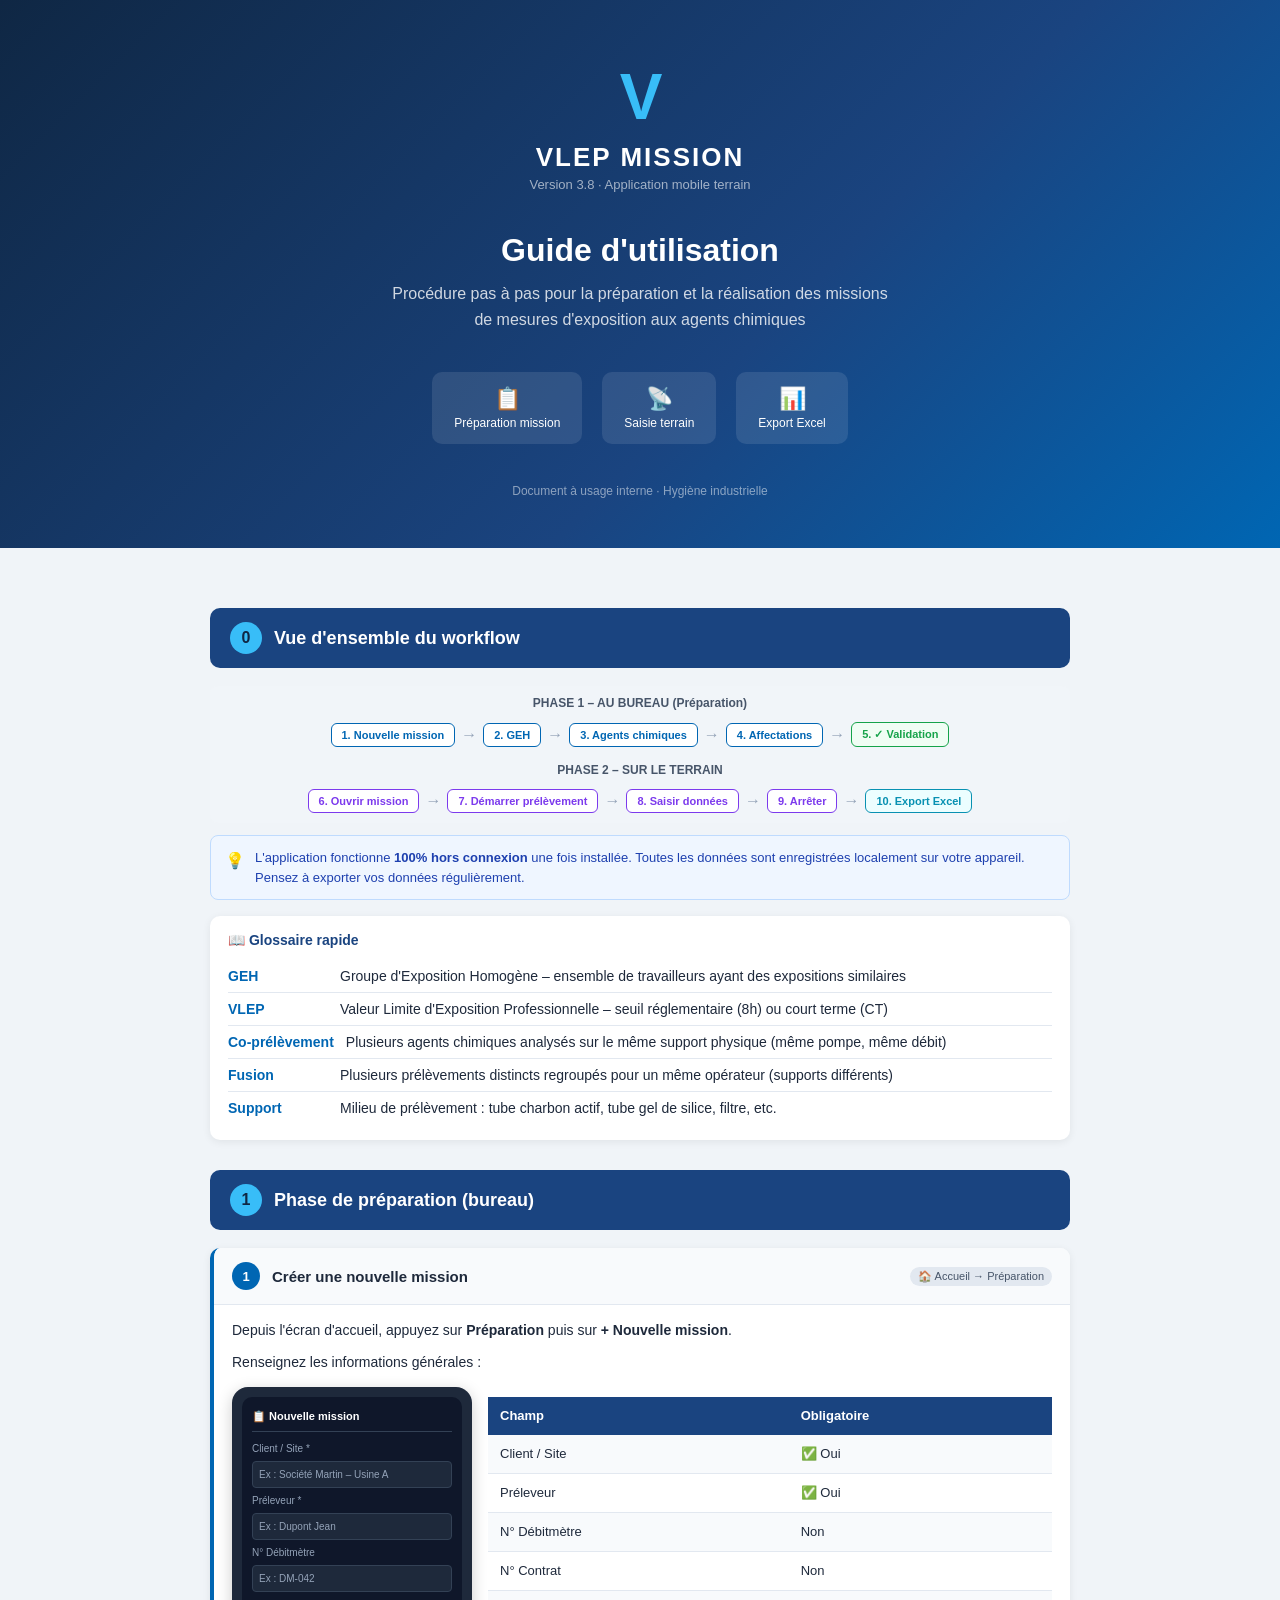
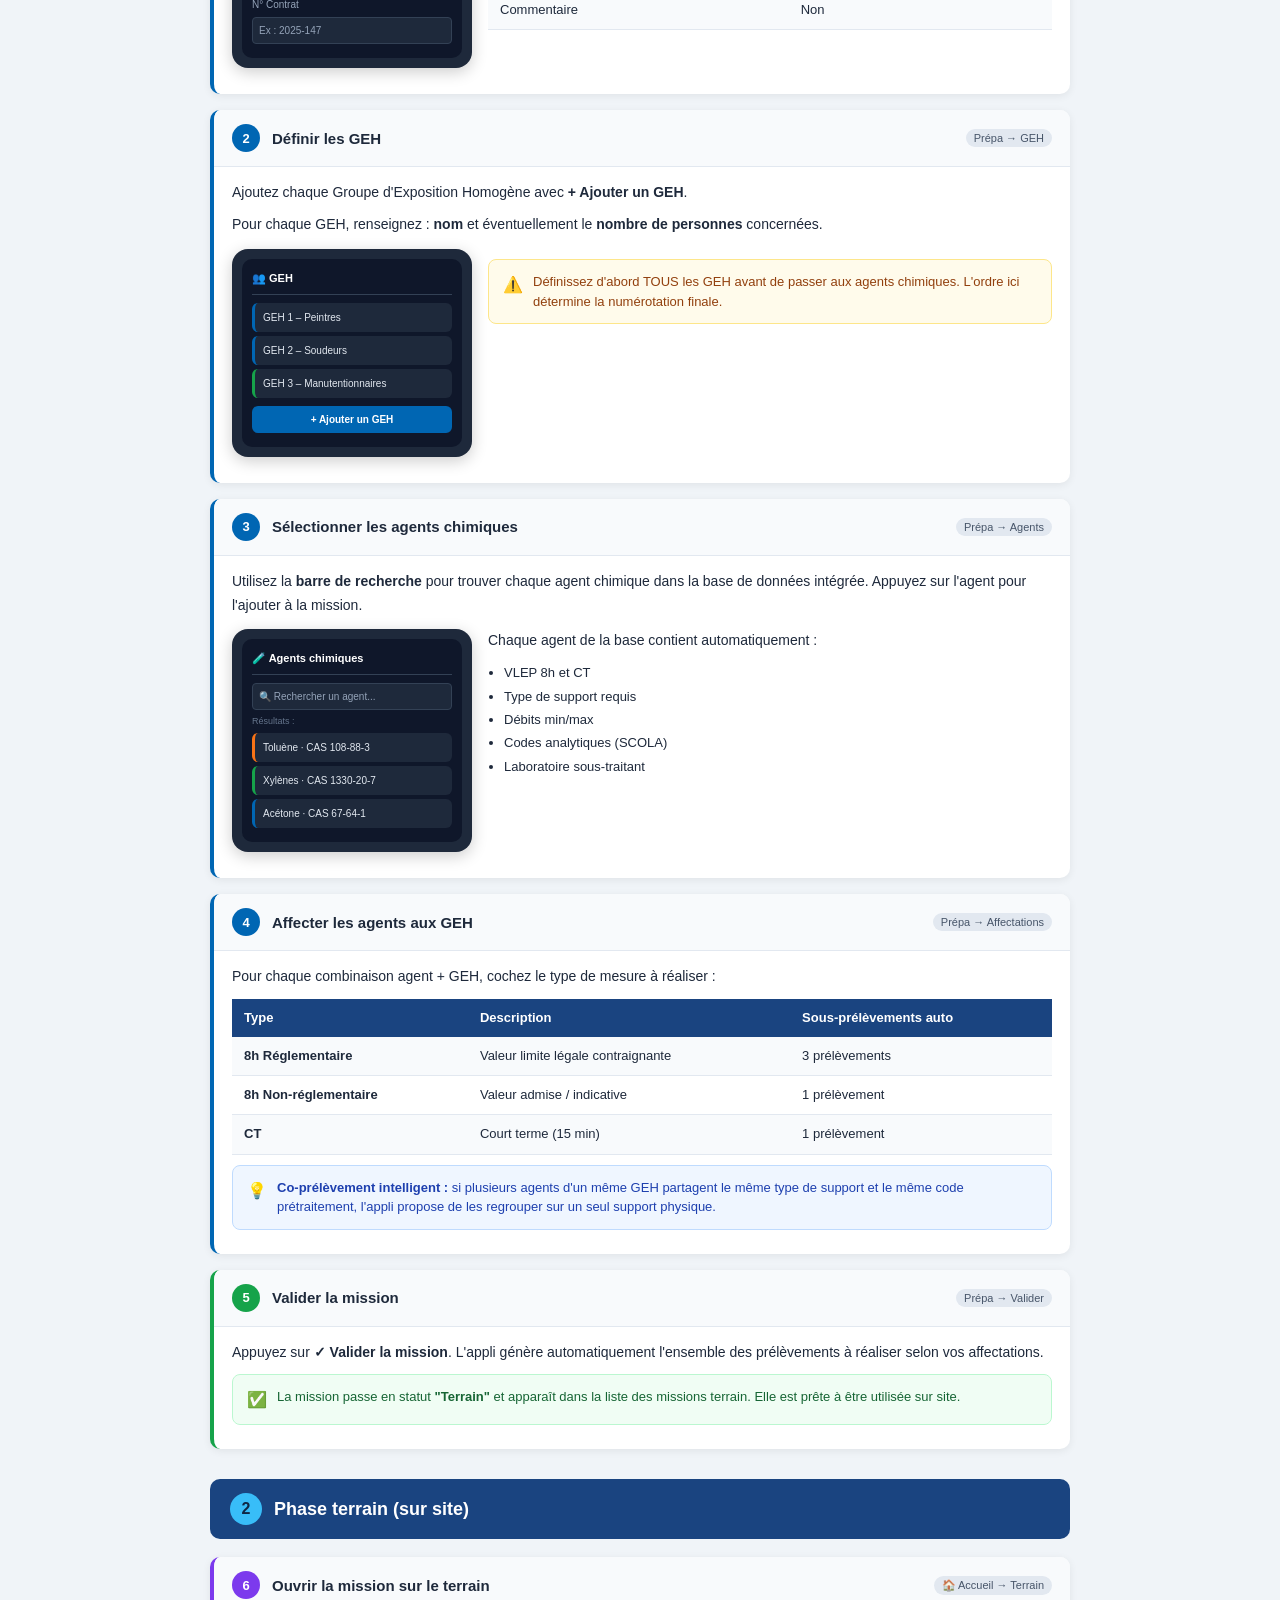
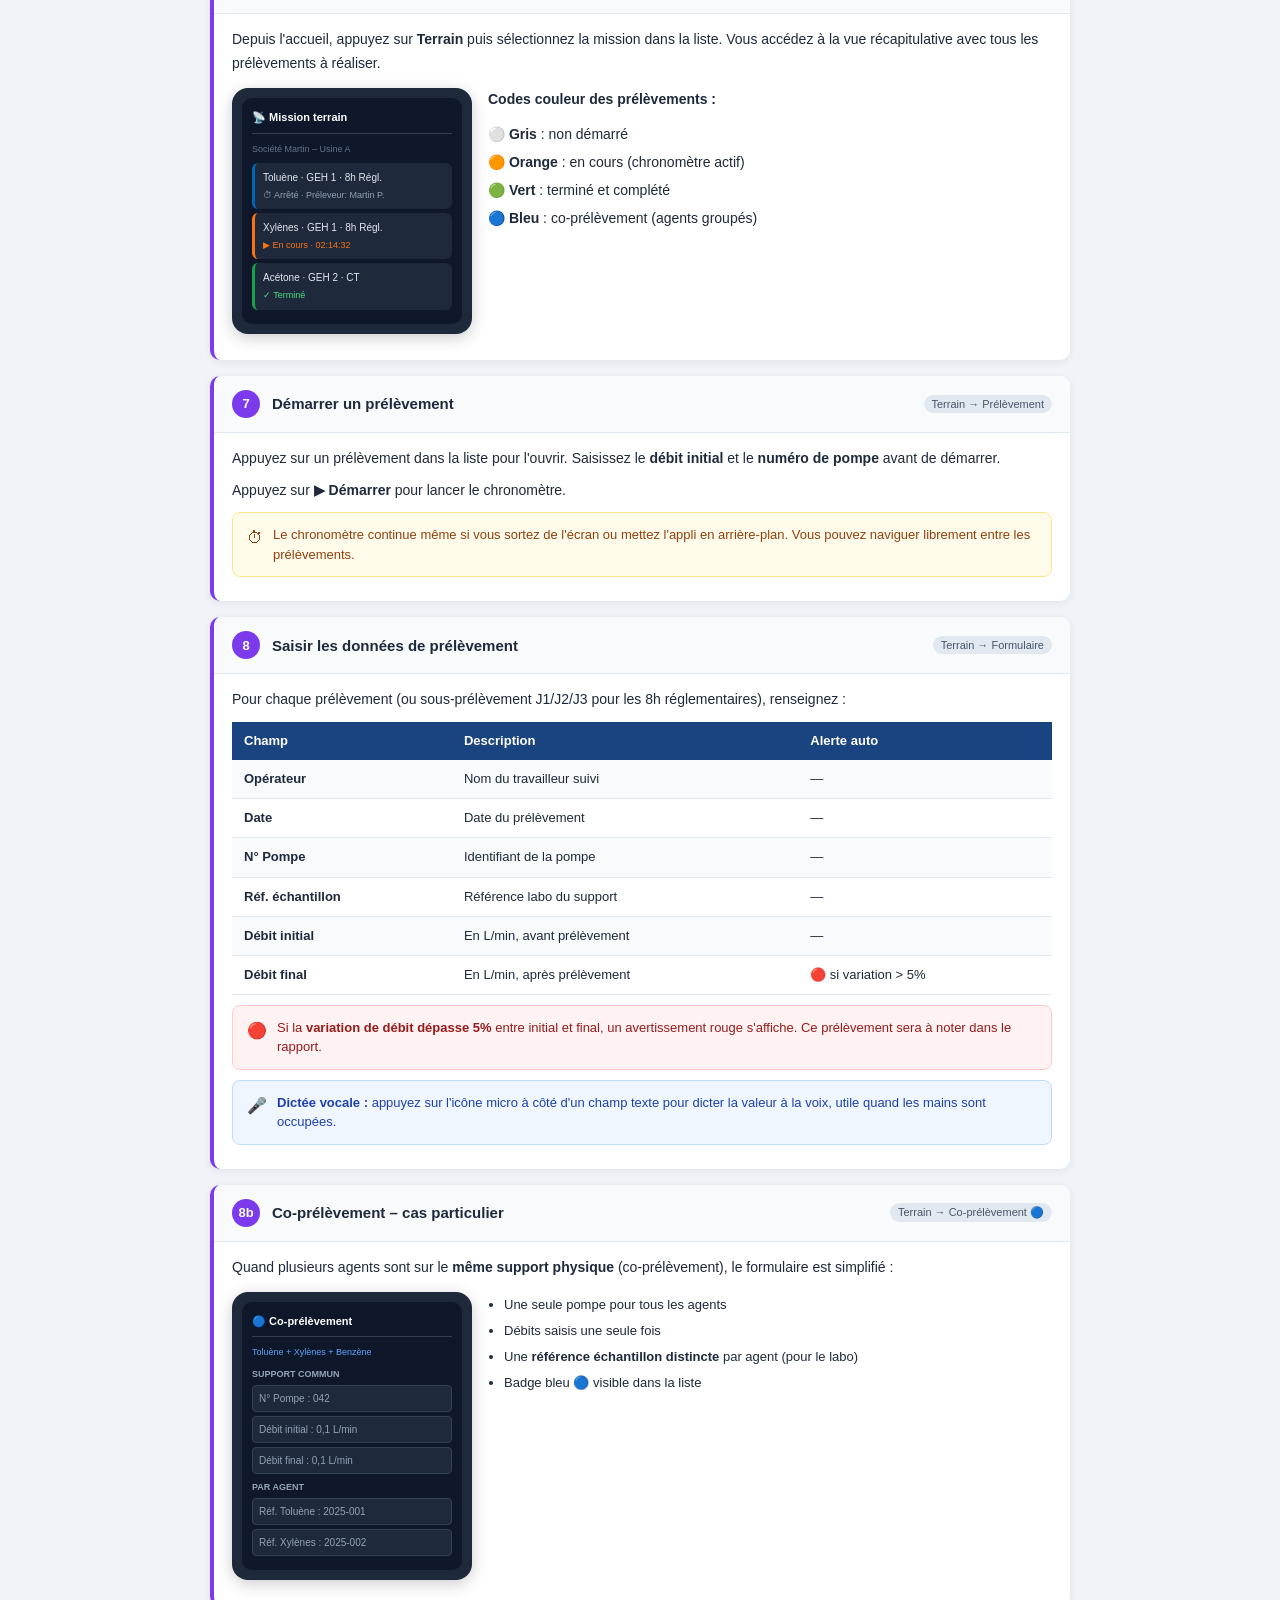
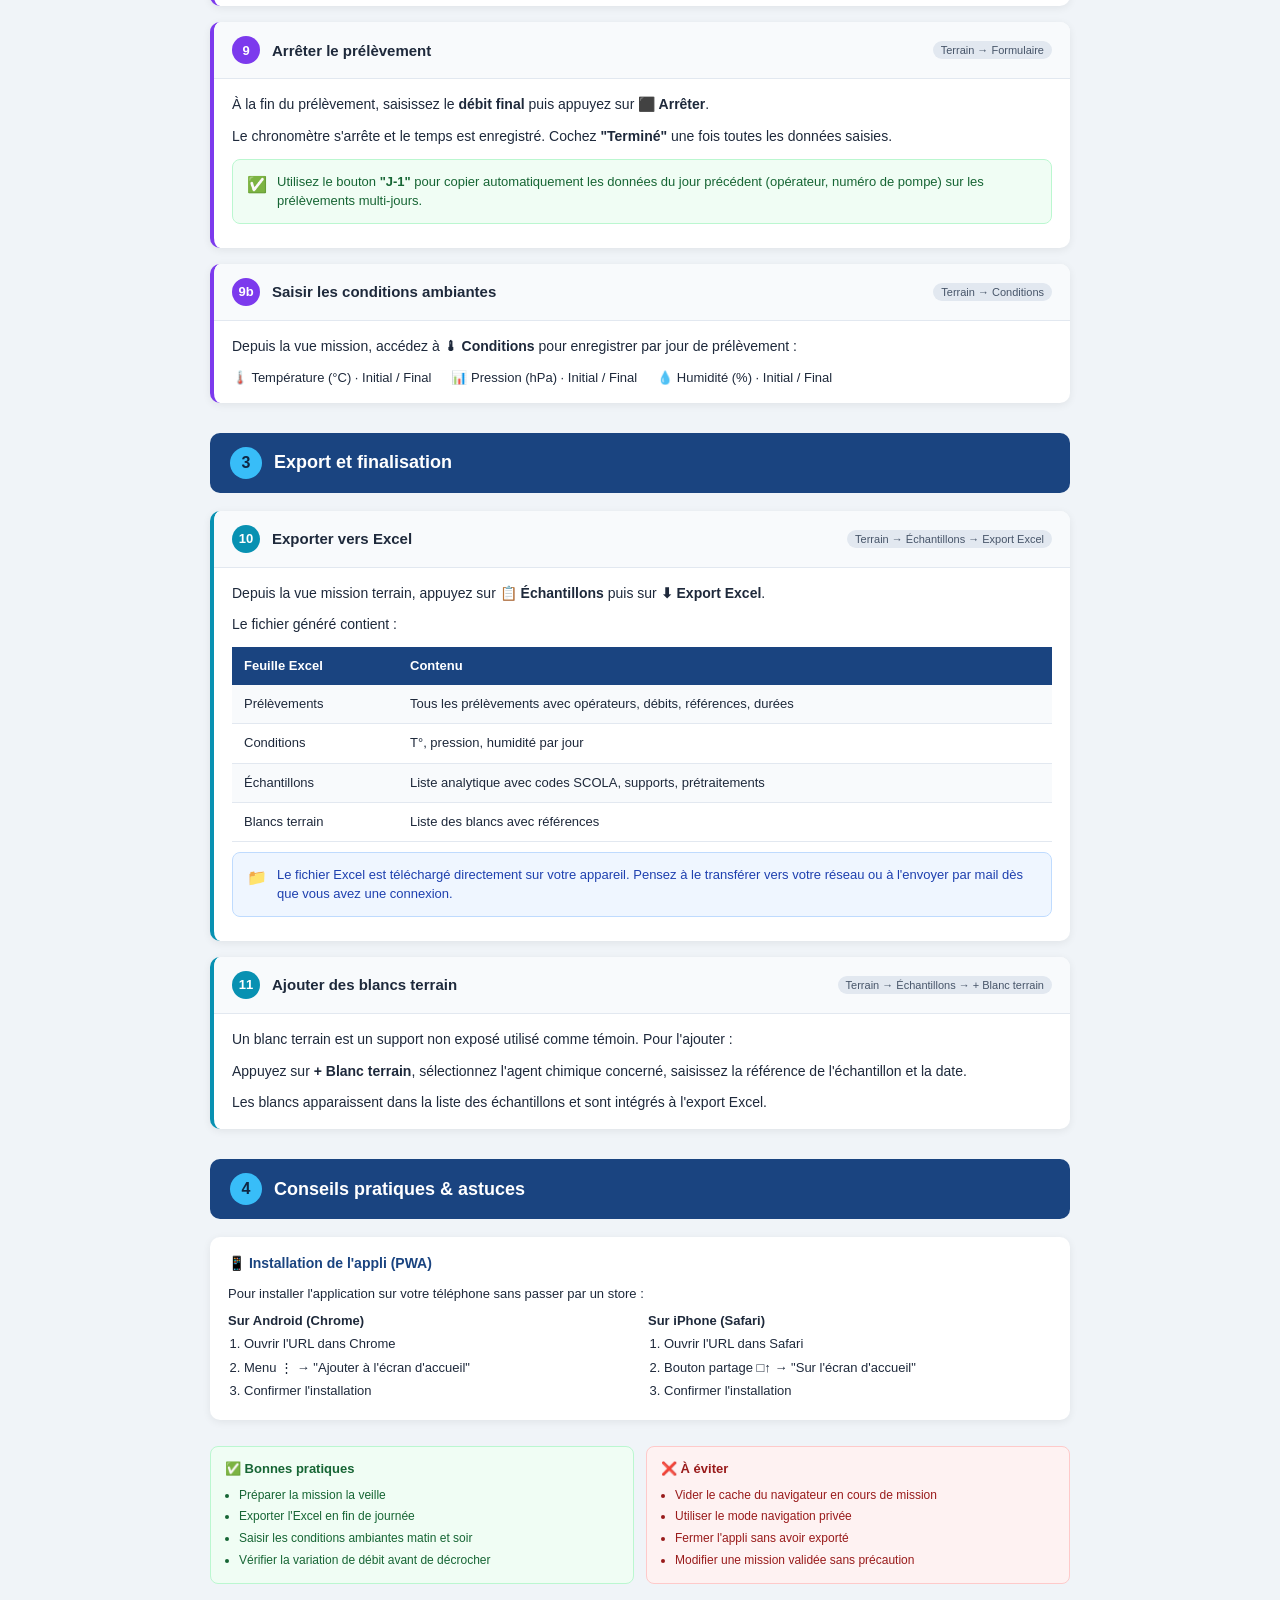
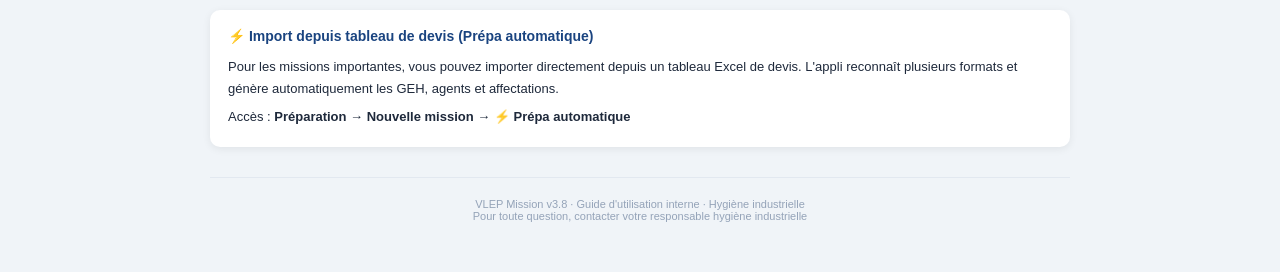
<file: Procédure Utilisation Mission VLEP (QT).html>
<!DOCTYPE html>
<html lang="fr">
<head>
<meta charset="UTF-8">
<meta name="viewport" content="width=device-width, initial-scale=1.0">
<title>Procédure VLEP Mission – Guide utilisateur</title>
<style>
  * { box-sizing: border-box; margin: 0; padding: 0; }
  body { font-family: 'Segoe UI', Arial, sans-serif; background: #f0f4f8; color: #1e293b; font-size: 14px; }

  /* COVER */
  .cover {
    background: linear-gradient(135deg, #0f2744 0%, #1a4480 60%, #0066b3 100%);
    color: white; text-align: center; padding: 60px 40px 50px;
    page-break-after: always;
  }
  .cover .logo { font-size: 64px; font-weight: 900; letter-spacing: -2px; color: #38bdf8; margin-bottom: 8px; }
  .cover .app-name { font-size: 26px; font-weight: 700; letter-spacing: 2px; margin-bottom: 4px; }
  .cover .version { font-size: 13px; opacity: 0.6; margin-bottom: 40px; }
  .cover h1 { font-size: 32px; font-weight: 800; margin-bottom: 12px; }
  .cover .subtitle { font-size: 16px; opacity: 0.8; max-width: 500px; margin: 0 auto 40px; line-height: 1.6; }
  .cover .meta { font-size: 12px; opacity: 0.5; margin-top: 40px; }

  /* LAYOUT */
  .page { max-width: 900px; margin: 0 auto; padding: 30px 20px; }
  
  /* SECTION HEADER */
  .section-title {
    display: flex; align-items: center; gap: 12px;
    background: #1a4480; color: white;
    padding: 14px 20px; border-radius: 10px;
    font-size: 18px; font-weight: 700;
    margin: 30px 0 18px; page-break-before: always;
  }
  .section-title .num {
    background: #38bdf8; color: #0f2744;
    width: 32px; height: 32px; border-radius: 50%;
    display: flex; align-items: center; justify-content: center;
    font-size: 16px; font-weight: 900; flex-shrink: 0;
  }
  .section-title:first-of-type { page-break-before: avoid; }

  /* STEP */
  .step {
    background: white; border-radius: 10px;
    box-shadow: 0 2px 8px rgba(0,0,0,0.07);
    margin-bottom: 16px; overflow: hidden;
    border-left: 4px solid #0066b3;
  }
  .step.green { border-left-color: #16a34a; }
  .step.orange { border-left-color: #ea580c; }
  .step.blue { border-left-color: #0066b3; }
  .step.purple { border-left-color: #7c3aed; }
  .step.teal { border-left-color: #0891b2; }

  .step-header {
    display: flex; align-items: center; gap: 12px;
    padding: 14px 18px; background: #f8fafc;
    border-bottom: 1px solid #e2e8f0;
  }
  .step-num {
    background: #0066b3; color: white;
    width: 28px; height: 28px; border-radius: 50%;
    display: flex; align-items: center; justify-content: center;
    font-weight: 700; font-size: 13px; flex-shrink: 0;
  }
  .step.green .step-num { background: #16a34a; }
  .step.orange .step-num { background: #ea580c; }
  .step.purple .step-num { background: #7c3aed; }
  .step.teal .step-num { background: #0891b2; }

  .step-title { font-weight: 700; font-size: 15px; }
  .step-where { margin-left: auto; font-size: 11px; background: #e2e8f0; color: #475569; padding: 3px 8px; border-radius: 20px; white-space: nowrap; }

  .step-body { padding: 14px 18px; line-height: 1.7; }
  .step-body p { margin-bottom: 8px; }
  .step-body p:last-child { margin-bottom: 0; }

  /* MOCKUP PHONE */
  .mockup-row { display: flex; gap: 16px; flex-wrap: wrap; margin: 12px 0; }
  .mockup {
    background: #1e293b; border-radius: 16px; padding: 10px;
    flex: 1; min-width: 180px; max-width: 240px;
    box-shadow: 0 4px 16px rgba(0,0,0,0.2);
  }
  .mockup .screen {
    background: #0f172a; border-radius: 10px; overflow: hidden;
    min-height: 160px; padding: 10px;
  }
  .mockup .screen-title {
    color: white; font-size: 11px; font-weight: 700;
    border-bottom: 1px solid #334155; padding-bottom: 6px; margin-bottom: 8px;
    display: flex; align-items: center; gap: 6px;
  }
  .mockup .screen-label { color: #94a3b8; font-size: 10px; margin-bottom: 4px; }
  .mockup .screen-btn {
    background: #0066b3; color: white; border-radius: 6px;
    padding: 5px 8px; font-size: 10px; margin-bottom: 4px;
    display: block; text-align: center; font-weight: 600;
  }
  .mockup .screen-btn.green { background: #16a34a; }
  .mockup .screen-btn.gray { background: #334155; }
  .mockup .screen-btn.orange { background: #ea580c; }
  .mockup .screen-card {
    background: #1e293b; border-radius: 6px; padding: 6px 8px;
    margin-bottom: 4px; font-size: 10px; color: #e2e8f0;
    border-left: 3px solid #0066b3;
  }
  .mockup .screen-card.green { border-left-color: #16a34a; }
  .mockup .screen-card.orange { border-left-color: #f97316; }
  .mockup .screen-input {
    background: #1e293b; border: 1px solid #334155; border-radius: 4px;
    padding: 4px 6px; font-size: 10px; color: #94a3b8;
    margin-bottom: 4px; width: 100%;
  }
  .mockup .badge {
    display: inline-block; font-size: 9px; padding: 2px 5px;
    border-radius: 10px; margin-left: 4px;
  }
  .mockup .badge.blue { background: #1d4ed8; color: white; }
  .mockup .badge.green { background: #16a34a; color: white; }
  .mockup .badge.orange { background: #ea580c; color: white; }

  /* TIPS */
  .tip {
    border-radius: 8px; padding: 12px 14px; margin: 10px 0;
    display: flex; gap: 10px; align-items: flex-start;
    font-size: 13px; line-height: 1.5;
  }
  .tip.info { background: #eff6ff; border: 1px solid #bfdbfe; color: #1e40af; }
  .tip.warning { background: #fffbeb; border: 1px solid #fde68a; color: #92400e; }
  .tip.success { background: #f0fdf4; border: 1px solid #bbf7d0; color: #166534; }
  .tip.danger { background: #fef2f2; border: 1px solid #fecaca; color: #991b1b; }
  .tip .icon { font-size: 16px; flex-shrink: 0; margin-top: 1px; }

  /* FLOW ARROWS */
  .flow {
    display: flex; align-items: center; gap: 6px;
    flex-wrap: wrap; margin: 12px 0; padding: 10px 14px;
    background: #f1f5f9; border-radius: 8px;
  }
  .flow-step {
    background: white; border: 1.5px solid #cbd5e1;
    border-radius: 6px; padding: 5px 10px;
    font-size: 11px; font-weight: 600; color: #334155;
    white-space: nowrap;
  }
  .flow-arrow { color: #94a3b8; font-size: 16px; }

  /* TABLE */
  table { width: 100%; border-collapse: collapse; margin: 10px 0; font-size: 13px; }
  th { background: #1a4480; color: white; padding: 8px 12px; text-align: left; }
  td { padding: 8px 12px; border-bottom: 1px solid #e2e8f0; }
  tr:nth-child(even) td { background: #f8fafc; }

  /* GLOSSARY */
  .glossary-item { padding: 8px 0; border-bottom: 1px solid #e2e8f0; display: flex; gap: 12px; }
  .glossary-term { font-weight: 700; color: #0066b3; min-width: 100px; flex-shrink: 0; }

  /* PRINT */
  @media print {
    body { background: white; }
    .page { padding: 15px; }
    .section-title { page-break-before: always; }
    .section-title:first-of-type { page-break-before: avoid; }
    .cover { page-break-after: always; }
  }
</style>
</head>
<body>

<!-- COVER -->
<div class="cover">
  <div class="logo">V</div>
  <div class="app-name">VLEP MISSION</div>
  <div class="version">Version 3.8 · Application mobile terrain</div>
  <h1>Guide d'utilisation</h1>
  <div class="subtitle">Procédure pas à pas pour la préparation et la réalisation des missions de mesures d'exposition aux agents chimiques</div>
  <div style="display:flex;justify-content:center;gap:20px;flex-wrap:wrap;margin-top:30px;">
    <div style="background:rgba(255,255,255,0.1);border-radius:10px;padding:14px 22px;">
      <div style="font-size:22px;margin-bottom:4px;">📋</div>
      <div style="font-size:12px;">Préparation mission</div>
    </div>
    <div style="background:rgba(255,255,255,0.1);border-radius:10px;padding:14px 22px;">
      <div style="font-size:22px;margin-bottom:4px;">📡</div>
      <div style="font-size:12px;">Saisie terrain</div>
    </div>
    <div style="background:rgba(255,255,255,0.1);border-radius:10px;padding:14px 22px;">
      <div style="font-size:22px;margin-bottom:4px;">📊</div>
      <div style="font-size:12px;">Export Excel</div>
    </div>
  </div>
  <div class="meta">Document à usage interne · Hygiène industrielle</div>
</div>

<!-- PAGE 1 : VUE GLOBALE -->
<div class="page">

  <div class="section-title" style="page-break-before:avoid;">
    <div class="num">0</div>
    Vue d'ensemble du workflow
  </div>

  <div class="flow" style="flex-direction:column;gap:8px;">
    <div style="font-size:12px;font-weight:700;color:#475569;margin-bottom:4px;">PHASE 1 – AU BUREAU (Préparation)</div>
    <div style="display:flex;align-items:center;gap:6px;flex-wrap:wrap;">
      <div class="flow-step" style="border-color:#0066b3;color:#0066b3;">1. Nouvelle mission</div>
      <div class="flow-arrow">→</div>
      <div class="flow-step" style="border-color:#0066b3;color:#0066b3;">2. GEH</div>
      <div class="flow-arrow">→</div>
      <div class="flow-step" style="border-color:#0066b3;color:#0066b3;">3. Agents chimiques</div>
      <div class="flow-arrow">→</div>
      <div class="flow-step" style="border-color:#0066b3;color:#0066b3;">4. Affectations</div>
      <div class="flow-arrow">→</div>
      <div class="flow-step" style="border-color:#16a34a;color:#16a34a;background:#f0fdf4;">5. ✓ Validation</div>
    </div>
    <div style="font-size:12px;font-weight:700;color:#475569;margin:8px 0 4px;">PHASE 2 – SUR LE TERRAIN</div>
    <div style="display:flex;align-items:center;gap:6px;flex-wrap:wrap;">
      <div class="flow-step" style="border-color:#7c3aed;color:#7c3aed;">6. Ouvrir mission</div>
      <div class="flow-arrow">→</div>
      <div class="flow-step" style="border-color:#7c3aed;color:#7c3aed;">7. Démarrer prélèvement</div>
      <div class="flow-arrow">→</div>
      <div class="flow-step" style="border-color:#7c3aed;color:#7c3aed;">8. Saisir données</div>
      <div class="flow-arrow">→</div>
      <div class="flow-step" style="border-color:#7c3aed;color:#7c3aed;">9. Arrêter</div>
      <div class="flow-arrow">→</div>
      <div class="flow-step" style="border-color:#0891b2;color:#0891b2;background:#ecfeff;">10. Export Excel</div>
    </div>
  </div>

  <div class="tip info">
    <div class="icon">💡</div>
    <div>L'application fonctionne <strong>100% hors connexion</strong> une fois installée. Toutes les données sont enregistrées localement sur votre appareil. Pensez à exporter vos données régulièrement.</div>
  </div>

  <!-- GLOSSAIRE -->
  <div style="background:white;border-radius:10px;padding:16px 18px;box-shadow:0 2px 8px rgba(0,0,0,0.07);margin-top:16px;">
    <div style="font-weight:700;font-size:14px;color:#1a4480;margin-bottom:12px;">📖 Glossaire rapide</div>
    <div class="glossary-item">
      <div class="glossary-term">GEH</div>
      <div>Groupe d'Exposition Homogène – ensemble de travailleurs ayant des expositions similaires</div>
    </div>
    <div class="glossary-item">
      <div class="glossary-term">VLEP</div>
      <div>Valeur Limite d'Exposition Professionnelle – seuil réglementaire (8h) ou court terme (CT)</div>
    </div>
    <div class="glossary-item">
      <div class="glossary-term">Co-prélèvement</div>
      <div>Plusieurs agents chimiques analysés sur le même support physique (même pompe, même débit)</div>
    </div>
    <div class="glossary-item">
      <div class="glossary-term">Fusion</div>
      <div>Plusieurs prélèvements distincts regroupés pour un même opérateur (supports différents)</div>
    </div>
    <div class="glossary-item" style="border:none;">
      <div class="glossary-term">Support</div>
      <div>Milieu de prélèvement : tube charbon actif, tube gel de silice, filtre, etc.</div>
    </div>
  </div>

  <!-- ======================== -->
  <!-- SECTION 1 : PRÉPARATION -->
  <!-- ======================== -->

  <div class="section-title">
    <div class="num">1</div>
    Phase de préparation (bureau)
  </div>

  <div class="step blue">
    <div class="step-header">
      <div class="step-num">1</div>
      <div class="step-title">Créer une nouvelle mission</div>
      <div class="step-where">🏠 Accueil → Préparation</div>
    </div>
    <div class="step-body">
      <p>Depuis l'écran d'accueil, appuyez sur <strong>Préparation</strong> puis sur <strong>+ Nouvelle mission</strong>.</p>
      <p>Renseignez les informations générales :</p>
      <div class="mockup-row">
        <div class="mockup">
          <div class="screen">
            <div class="screen-title">📋 Nouvelle mission</div>
            <div class="screen-label">Client / Site *</div>
            <div class="screen-input">Ex : Société Martin – Usine A</div>
            <div class="screen-label">Préleveur *</div>
            <div class="screen-input">Ex : Dupont Jean</div>
            <div class="screen-label">N° Débitmètre</div>
            <div class="screen-input">Ex : DM-042</div>
            <div class="screen-label">N° Contrat</div>
            <div class="screen-input">Ex : 2025-147</div>
          </div>
        </div>
        <div style="flex:1;min-width:200px;">
          <table>
            <tr><th>Champ</th><th>Obligatoire</th></tr>
            <tr><td>Client / Site</td><td>✅ Oui</td></tr>
            <tr><td>Préleveur</td><td>✅ Oui</td></tr>
            <tr><td>N° Débitmètre</td><td>Non</td></tr>
            <tr><td>N° Contrat</td><td>Non</td></tr>
            <tr><td>Commentaire</td><td>Non</td></tr>
          </table>
        </div>
      </div>
    </div>
  </div>

  <div class="step blue">
    <div class="step-header">
      <div class="step-num">2</div>
      <div class="step-title">Définir les GEH</div>
      <div class="step-where">Prépa → GEH</div>
    </div>
    <div class="step-body">
      <p>Ajoutez chaque Groupe d'Exposition Homogène avec <strong>+ Ajouter un GEH</strong>.</p>
      <p>Pour chaque GEH, renseignez : <strong>nom</strong> et éventuellement le <strong>nombre de personnes</strong> concernées.</p>
      <div class="mockup-row">
        <div class="mockup">
          <div class="screen">
            <div class="screen-title">👥 GEH</div>
            <div class="screen-card">GEH 1 – Peintres</div>
            <div class="screen-card">GEH 2 – Soudeurs</div>
            <div class="screen-card green">GEH 3 – Manutentionnaires</div>
            <div class="screen-btn" style="margin-top:8px;">+ Ajouter un GEH</div>
          </div>
        </div>
        <div style="flex:1;min-width:200px;">
          <div class="tip warning">
            <div class="icon">⚠️</div>
            <div>Définissez d'abord TOUS les GEH avant de passer aux agents chimiques. L'ordre ici détermine la numérotation finale.</div>
          </div>
        </div>
      </div>
    </div>
  </div>

  <div class="step blue">
    <div class="step-header">
      <div class="step-num">3</div>
      <div class="step-title">Sélectionner les agents chimiques</div>
      <div class="step-where">Prépa → Agents</div>
    </div>
    <div class="step-body">
      <p>Utilisez la <strong>barre de recherche</strong> pour trouver chaque agent chimique dans la base de données intégrée. Appuyez sur l'agent pour l'ajouter à la mission.</p>
      <div class="mockup-row">
        <div class="mockup">
          <div class="screen">
            <div class="screen-title">🧪 Agents chimiques</div>
            <div class="screen-input">🔍 Rechercher un agent...</div>
            <div style="font-size:9px;color:#64748b;margin:4px 0;">Résultats :</div>
            <div class="screen-card" style="border-left-color:#f97316;">Toluène · CAS 108-88-3</div>
            <div class="screen-card" style="border-left-color:#16a34a;">Xylènes · CAS 1330-20-7</div>
            <div class="screen-card" style="border-left-color:#0066b3;">Acétone · CAS 67-64-1</div>
          </div>
        </div>
        <div style="flex:1;min-width:200px;">
          <p>Chaque agent de la base contient automatiquement :</p>
          <ul style="padding-left:16px;margin-top:6px;line-height:1.8;font-size:13px;">
            <li>VLEP 8h et CT</li>
            <li>Type de support requis</li>
            <li>Débits min/max</li>
            <li>Codes analytiques (SCOLA)</li>
            <li>Laboratoire sous-traitant</li>
          </ul>
        </div>
      </div>
    </div>
  </div>

  <div class="step blue">
    <div class="step-header">
      <div class="step-num">4</div>
      <div class="step-title">Affecter les agents aux GEH</div>
      <div class="step-where">Prépa → Affectations</div>
    </div>
    <div class="step-body">
      <p>Pour chaque combinaison agent + GEH, cochez le type de mesure à réaliser :</p>
      <table>
        <tr><th>Type</th><th>Description</th><th>Sous-prélèvements auto</th></tr>
        <tr><td><strong>8h Réglementaire</strong></td><td>Valeur limite légale contraignante</td><td>3 prélèvements</td></tr>
        <tr><td><strong>8h Non-réglementaire</strong></td><td>Valeur admise / indicative</td><td>1 prélèvement</td></tr>
        <tr><td><strong>CT</strong></td><td>Court terme (15 min)</td><td>1 prélèvement</td></tr>
      </table>
      <div class="tip info">
        <div class="icon">💡</div>
        <div><strong>Co-prélèvement intelligent :</strong> si plusieurs agents d'un même GEH partagent le même type de support et le même code prétraitement, l'appli propose de les regrouper sur un seul support physique.</div>
      </div>
    </div>
  </div>

  <div class="step green">
    <div class="step-header">
      <div class="step-num">5</div>
      <div class="step-title">Valider la mission</div>
      <div class="step-where">Prépa → Valider</div>
    </div>
    <div class="step-body">
      <p>Appuyez sur <strong>✓ Valider la mission</strong>. L'appli génère automatiquement l'ensemble des prélèvements à réaliser selon vos affectations.</p>
      <div class="tip success">
        <div class="icon">✅</div>
        <div>La mission passe en statut <strong>"Terrain"</strong> et apparaît dans la liste des missions terrain. Elle est prête à être utilisée sur site.</div>
      </div>
    </div>
  </div>

  <!-- ======================== -->
  <!-- SECTION 2 : TERRAIN -->
  <!-- ======================== -->

  <div class="section-title">
    <div class="num">2</div>
    Phase terrain (sur site)
  </div>

  <div class="step purple">
    <div class="step-header">
      <div class="step-num">6</div>
      <div class="step-title">Ouvrir la mission sur le terrain</div>
      <div class="step-where">🏠 Accueil → Terrain</div>
    </div>
    <div class="step-body">
      <p>Depuis l'accueil, appuyez sur <strong>Terrain</strong> puis sélectionnez la mission dans la liste. Vous accédez à la vue récapitulative avec tous les prélèvements à réaliser.</p>
      <div class="mockup-row">
        <div class="mockup">
          <div class="screen">
            <div class="screen-title">📡 Mission terrain</div>
            <div style="font-size:9px;color:#64748b;margin-bottom:6px;">Société Martin – Usine A</div>
            <div class="screen-card">
              Toluène · GEH 1 · 8h Régl.<br>
              <span style="font-size:9px;color:#94a3b8;">⏱ Arrêté · Préleveur: Martin P.</span>
            </div>
            <div class="screen-card orange">
              Xylènes · GEH 1 · 8h Régl.<br>
              <span style="font-size:9px;color:#f97316;">▶ En cours · 02:14:32</span>
            </div>
            <div class="screen-card green">
              Acétone · GEH 2 · CT<br>
              <span style="font-size:9px;color:#4ade80;">✓ Terminé</span>
            </div>
          </div>
        </div>
        <div style="flex:1;min-width:200px;">
          <p><strong>Codes couleur des prélèvements :</strong></p>
          <div style="margin-top:8px;line-height:2;">
            <div>⚪ <strong>Gris</strong> : non démarré</div>
            <div>🟠 <strong>Orange</strong> : en cours (chronomètre actif)</div>
            <div>🟢 <strong>Vert</strong> : terminé et complété</div>
            <div>🔵 <strong>Bleu</strong> : co-prélèvement (agents groupés)</div>
          </div>
        </div>
      </div>
    </div>
  </div>

  <div class="step purple">
    <div class="step-header">
      <div class="step-num">7</div>
      <div class="step-title">Démarrer un prélèvement</div>
      <div class="step-where">Terrain → Prélèvement</div>
    </div>
    <div class="step-body">
      <p>Appuyez sur un prélèvement dans la liste pour l'ouvrir. Saisissez le <strong>débit initial</strong> et le <strong>numéro de pompe</strong> avant de démarrer.</p>
      <p>Appuyez sur <strong>▶ Démarrer</strong> pour lancer le chronomètre.</p>
      <div class="tip warning">
        <div class="icon">⏱</div>
        <div>Le chronomètre continue même si vous sortez de l'écran ou mettez l'appli en arrière-plan. Vous pouvez naviguer librement entre les prélèvements.</div>
      </div>
    </div>
  </div>

  <div class="step purple">
    <div class="step-header">
      <div class="step-num">8</div>
      <div class="step-title">Saisir les données de prélèvement</div>
      <div class="step-where">Terrain → Formulaire</div>
    </div>
    <div class="step-body">
      <p>Pour chaque prélèvement (ou sous-prélèvement J1/J2/J3 pour les 8h réglementaires), renseignez :</p>
      <table>
        <tr><th>Champ</th><th>Description</th><th>Alerte auto</th></tr>
        <tr><td><strong>Opérateur</strong></td><td>Nom du travailleur suivi</td><td>—</td></tr>
        <tr><td><strong>Date</strong></td><td>Date du prélèvement</td><td>—</td></tr>
        <tr><td><strong>N° Pompe</strong></td><td>Identifiant de la pompe</td><td>—</td></tr>
        <tr><td><strong>Réf. échantillon</strong></td><td>Référence labo du support</td><td>—</td></tr>
        <tr><td><strong>Débit initial</strong></td><td>En L/min, avant prélèvement</td><td>—</td></tr>
        <tr><td><strong>Débit final</strong></td><td>En L/min, après prélèvement</td><td>🔴 si variation &gt; 5%</td></tr>
      </table>
      <div class="tip danger">
        <div class="icon">🔴</div>
        <div>Si la <strong>variation de débit dépasse 5%</strong> entre initial et final, un avertissement rouge s'affiche. Ce prélèvement sera à noter dans le rapport.</div>
      </div>
      <div class="tip info">
        <div class="icon">🎤</div>
        <div><strong>Dictée vocale :</strong> appuyez sur l'icône micro à côté d'un champ texte pour dicter la valeur à la voix, utile quand les mains sont occupées.</div>
      </div>
    </div>
  </div>

  <div class="step purple">
    <div class="step-header">
      <div class="step-num">8b</div>
      <div class="step-title">Co-prélèvement – cas particulier</div>
      <div class="step-where">Terrain → Co-prélèvement 🔵</div>
    </div>
    <div class="step-body">
      <p>Quand plusieurs agents sont sur le <strong>même support physique</strong> (co-prélèvement), le formulaire est simplifié :</p>
      <div class="mockup-row">
        <div class="mockup">
          <div class="screen">
            <div class="screen-title">🔵 Co-prélèvement</div>
            <div style="font-size:9px;color:#60a5fa;margin-bottom:6px;">Toluène + Xylènes + Benzène</div>
            <div style="font-size:9px;font-weight:700;color:#94a3b8;margin-bottom:3px;">SUPPORT COMMUN</div>
            <div class="screen-input">N° Pompe : 042</div>
            <div class="screen-input">Débit initial : 0,1 L/min</div>
            <div class="screen-input">Débit final : 0,1 L/min</div>
            <div style="font-size:9px;font-weight:700;color:#94a3b8;margin:6px 0 3px;">PAR AGENT</div>
            <div class="screen-input">Réf. Toluène : 2025-001</div>
            <div class="screen-input">Réf. Xylènes : 2025-002</div>
          </div>
        </div>
        <div style="flex:1;min-width:200px;">
          <ul style="padding-left:16px;line-height:2;font-size:13px;">
            <li>Une seule pompe pour tous les agents</li>
            <li>Débits saisis une seule fois</li>
            <li>Une <strong>référence échantillon distincte</strong> par agent (pour le labo)</li>
            <li>Badge bleu 🔵 visible dans la liste</li>
          </ul>
        </div>
      </div>
    </div>
  </div>

  <div class="step purple">
    <div class="step-header">
      <div class="step-num">9</div>
      <div class="step-title">Arrêter le prélèvement</div>
      <div class="step-where">Terrain → Formulaire</div>
    </div>
    <div class="step-body">
      <p>À la fin du prélèvement, saisissez le <strong>débit final</strong> puis appuyez sur <strong>⬛ Arrêter</strong>.</p>
      <p>Le chronomètre s'arrête et le temps est enregistré. Cochez <strong>"Terminé"</strong> une fois toutes les données saisies.</p>
      <div class="tip success">
        <div class="icon">✅</div>
        <div>Utilisez le bouton <strong>"J-1"</strong> pour copier automatiquement les données du jour précédent (opérateur, numéro de pompe) sur les prélèvements multi-jours.</div>
      </div>
    </div>
  </div>

  <div class="step purple">
    <div class="step-header">
      <div class="step-num">9b</div>
      <div class="step-title">Saisir les conditions ambiantes</div>
      <div class="step-where">Terrain → Conditions</div>
    </div>
    <div class="step-body">
      <p>Depuis la vue mission, accédez à <strong>🌡 Conditions</strong> pour enregistrer par jour de prélèvement :</p>
      <div style="display:flex;gap:20px;flex-wrap:wrap;margin-top:6px;font-size:13px;">
        <div>🌡️ Température (°C) · Initial / Final</div>
        <div>📊 Pression (hPa) · Initial / Final</div>
        <div>💧 Humidité (%) · Initial / Final</div>
      </div>
    </div>
  </div>

  <!-- ======================== -->
  <!-- SECTION 3 : EXPORT -->
  <!-- ======================== -->

  <div class="section-title">
    <div class="num">3</div>
    Export et finalisation
  </div>

  <div class="step teal">
    <div class="step-header">
      <div class="step-num">10</div>
      <div class="step-title">Exporter vers Excel</div>
      <div class="step-where">Terrain → Échantillons → Export Excel</div>
    </div>
    <div class="step-body">
      <p>Depuis la vue mission terrain, appuyez sur <strong>📋 Échantillons</strong> puis sur <strong>⬇ Export Excel</strong>.</p>
      <p>Le fichier généré contient :</p>
      <table>
        <tr><th>Feuille Excel</th><th>Contenu</th></tr>
        <tr><td>Prélèvements</td><td>Tous les prélèvements avec opérateurs, débits, références, durées</td></tr>
        <tr><td>Conditions</td><td>T°, pression, humidité par jour</td></tr>
        <tr><td>Échantillons</td><td>Liste analytique avec codes SCOLA, supports, prétraitements</td></tr>
        <tr><td>Blancs terrain</td><td>Liste des blancs avec références</td></tr>
      </table>
      <div class="tip info">
        <div class="icon">📁</div>
        <div>Le fichier Excel est téléchargé directement sur votre appareil. Pensez à le transférer vers votre réseau ou à l'envoyer par mail dès que vous avez une connexion.</div>
      </div>
    </div>
  </div>

  <div class="step teal">
    <div class="step-header">
      <div class="step-num">11</div>
      <div class="step-title">Ajouter des blancs terrain</div>
      <div class="step-where">Terrain → Échantillons → + Blanc terrain</div>
    </div>
    <div class="step-body">
      <p>Un blanc terrain est un support non exposé utilisé comme témoin. Pour l'ajouter :</p>
      <p>Appuyez sur <strong>+ Blanc terrain</strong>, sélectionnez l'agent chimique concerné, saisissez la référence de l'échantillon et la date.</p>
      <p>Les blancs apparaissent dans la liste des échantillons et sont intégrés à l'export Excel.</p>
    </div>
  </div>

  <!-- ======================== -->
  <!-- SECTION 4 : CONSEILS -->
  <!-- ======================== -->

  <div class="section-title">
    <div class="num">4</div>
    Conseils pratiques & astuces
  </div>

  <div style="background:white;border-radius:10px;padding:18px;box-shadow:0 2px 8px rgba(0,0,0,0.07);margin-bottom:16px;">

    <div style="font-weight:700;color:#1a4480;margin-bottom:12px;font-size:14px;">📱 Installation de l'appli (PWA)</div>
    <p style="font-size:13px;line-height:1.7;margin-bottom:8px;">Pour installer l'application sur votre téléphone sans passer par un store :</p>
    <div style="display:flex;gap:16px;flex-wrap:wrap;font-size:13px;">
      <div style="flex:1;min-width:200px;">
        <div style="font-weight:600;margin-bottom:4px;">Sur Android (Chrome)</div>
        <ol style="padding-left:16px;line-height:1.8;">
          <li>Ouvrir l'URL dans Chrome</li>
          <li>Menu ⋮ → "Ajouter à l'écran d'accueil"</li>
          <li>Confirmer l'installation</li>
        </ol>
      </div>
      <div style="flex:1;min-width:200px;">
        <div style="font-weight:600;margin-bottom:4px;">Sur iPhone (Safari)</div>
        <ol style="padding-left:16px;line-height:1.8;">
          <li>Ouvrir l'URL dans Safari</li>
          <li>Bouton partage □↑ → "Sur l'écran d'accueil"</li>
          <li>Confirmer l'installation</li>
        </ol>
      </div>
    </div>
  </div>

  <div style="display:grid;grid-template-columns:1fr 1fr;gap:12px;margin-bottom:16px;">

    <div class="tip success" style="flex-direction:column;gap:6px;">
      <div style="font-weight:700;">✅ Bonnes pratiques</div>
      <ul style="padding-left:14px;line-height:1.8;font-size:12px;">
        <li>Préparer la mission la veille</li>
        <li>Exporter l'Excel en fin de journée</li>
        <li>Saisir les conditions ambiantes matin et soir</li>
        <li>Vérifier la variation de débit avant de décrocher</li>
      </ul>
    </div>

    <div class="tip danger" style="flex-direction:column;gap:6px;">
      <div style="font-weight:700;">❌ À éviter</div>
      <ul style="padding-left:14px;line-height:1.8;font-size:12px;">
        <li>Vider le cache du navigateur en cours de mission</li>
        <li>Utiliser le mode navigation privée</li>
        <li>Fermer l'appli sans avoir exporté</li>
        <li>Modifier une mission validée sans précaution</li>
      </ul>
    </div>

  </div>

  <div style="background:white;border-radius:10px;padding:18px;box-shadow:0 2px 8px rgba(0,0,0,0.07);">
    <div style="font-weight:700;color:#1a4480;margin-bottom:12px;font-size:14px;">⚡ Import depuis tableau de devis (Prépa automatique)</div>
    <p style="font-size:13px;line-height:1.7;">Pour les missions importantes, vous pouvez importer directement depuis un tableau Excel de devis. L'appli reconnaît plusieurs formats et génère automatiquement les GEH, agents et affectations.</p>
    <p style="font-size:13px;line-height:1.7;margin-top:6px;">Accès : <strong>Préparation → Nouvelle mission → ⚡ Prépa automatique</strong></p>
  </div>

  <!-- FOOTER -->
  <div style="text-align:center;margin-top:30px;padding:20px;color:#94a3b8;font-size:11px;border-top:1px solid #e2e8f0;">
    VLEP Mission v3.8 · Guide d'utilisation interne · Hygiène industrielle<br>
    Pour toute question, contacter votre responsable hygiène industrielle
  </div>

</div>
</body>
</html>
</file>
